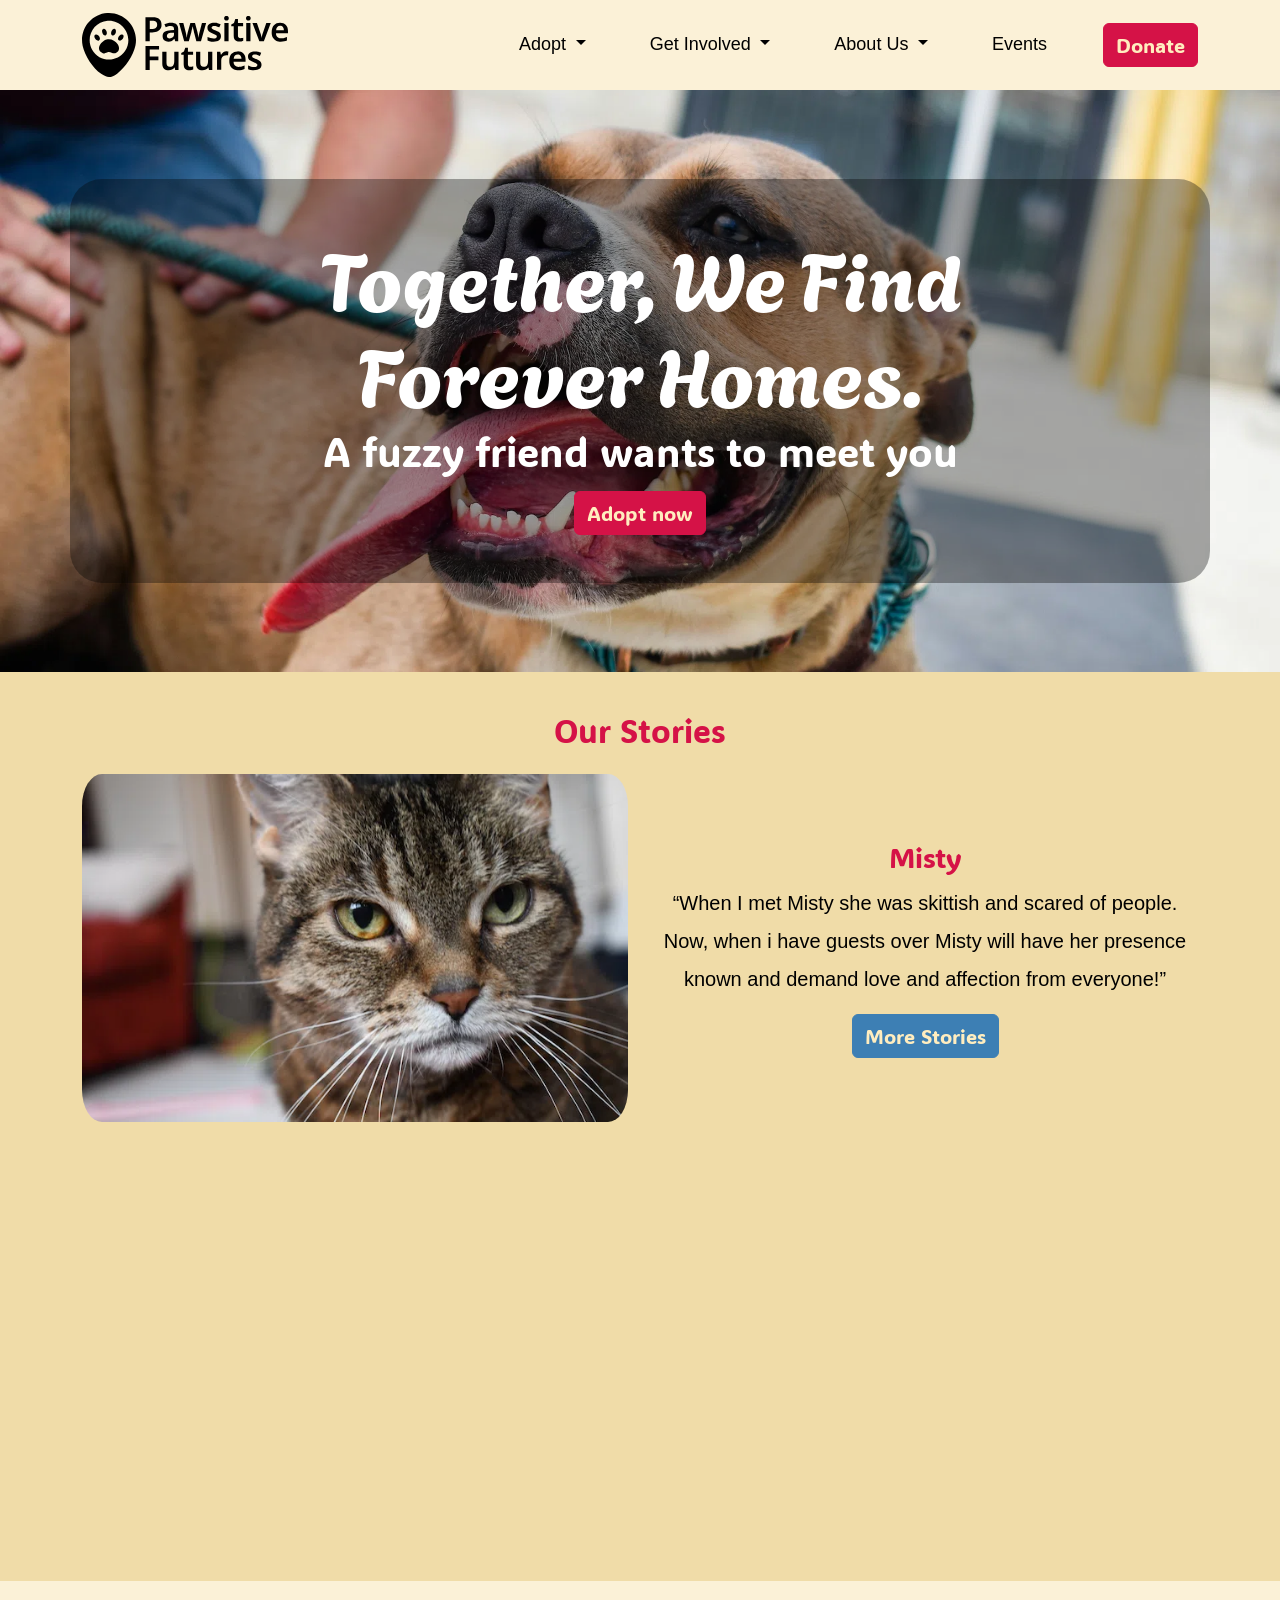
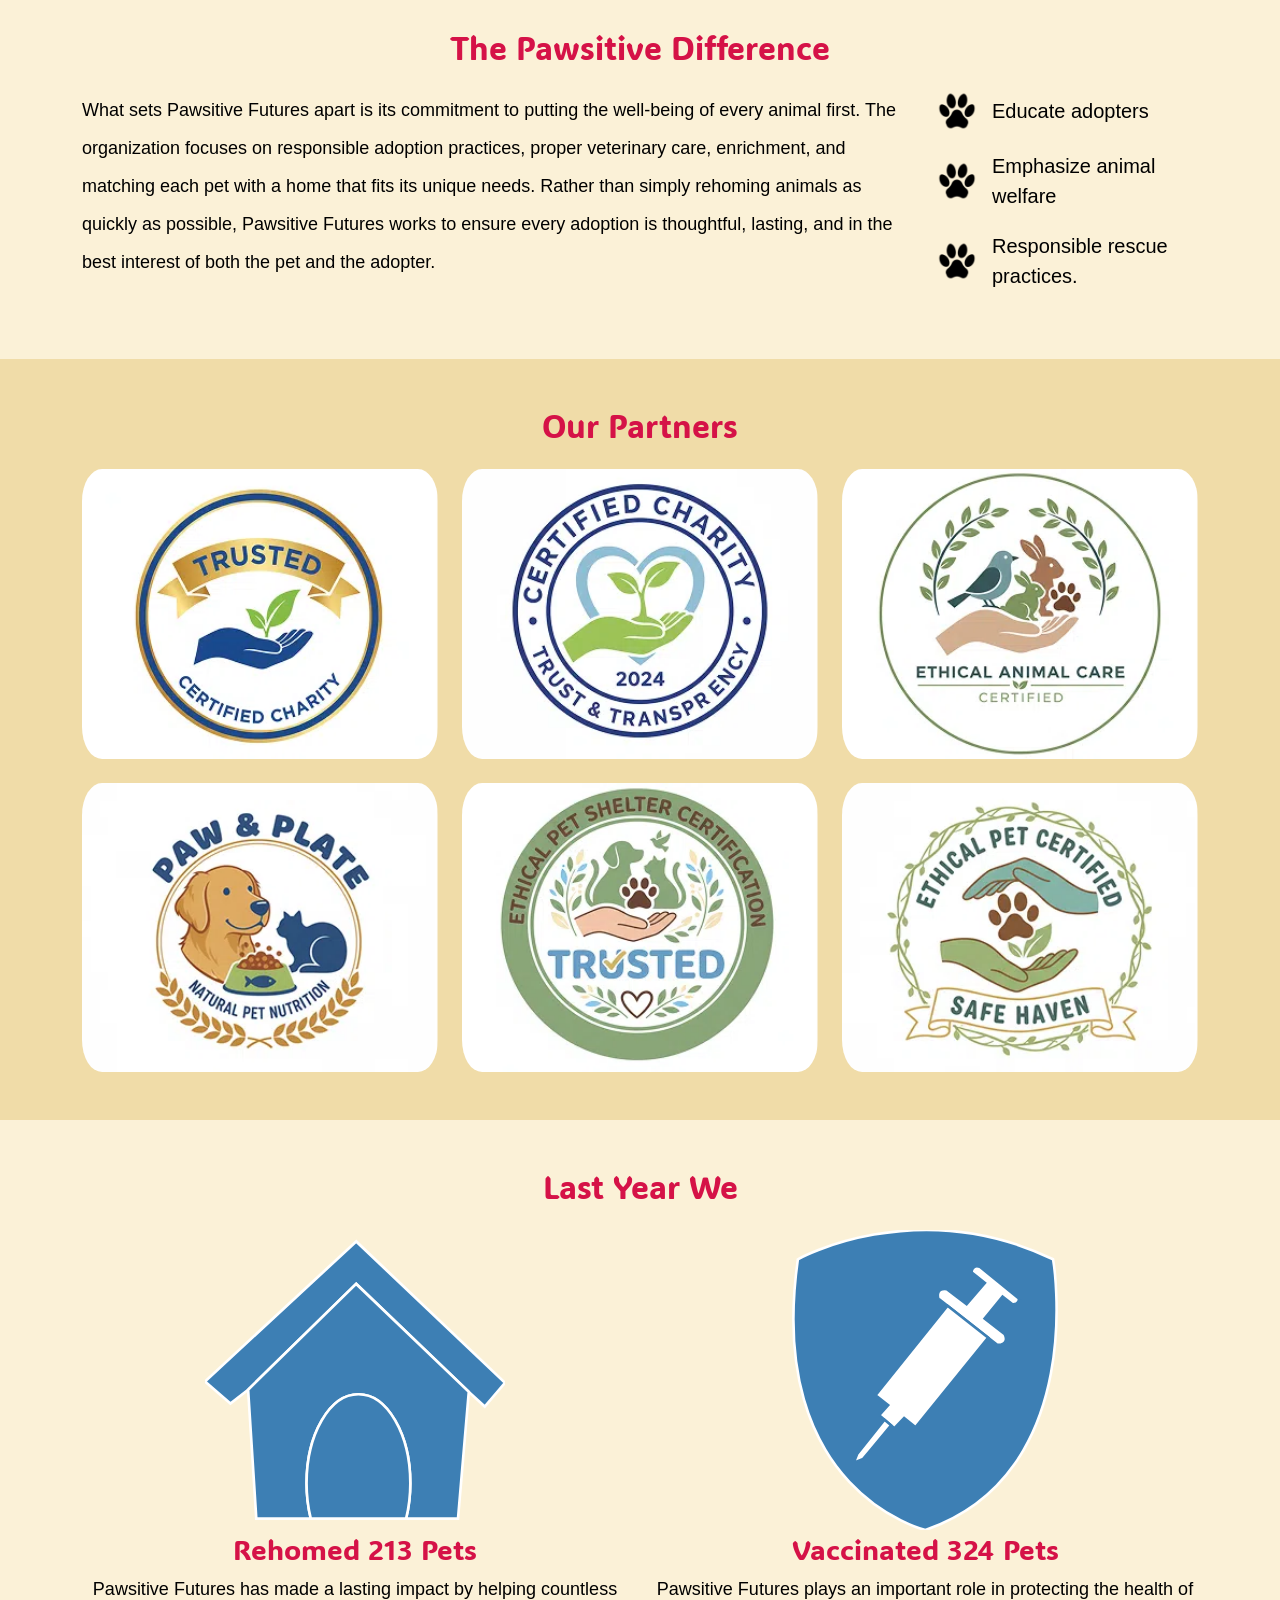
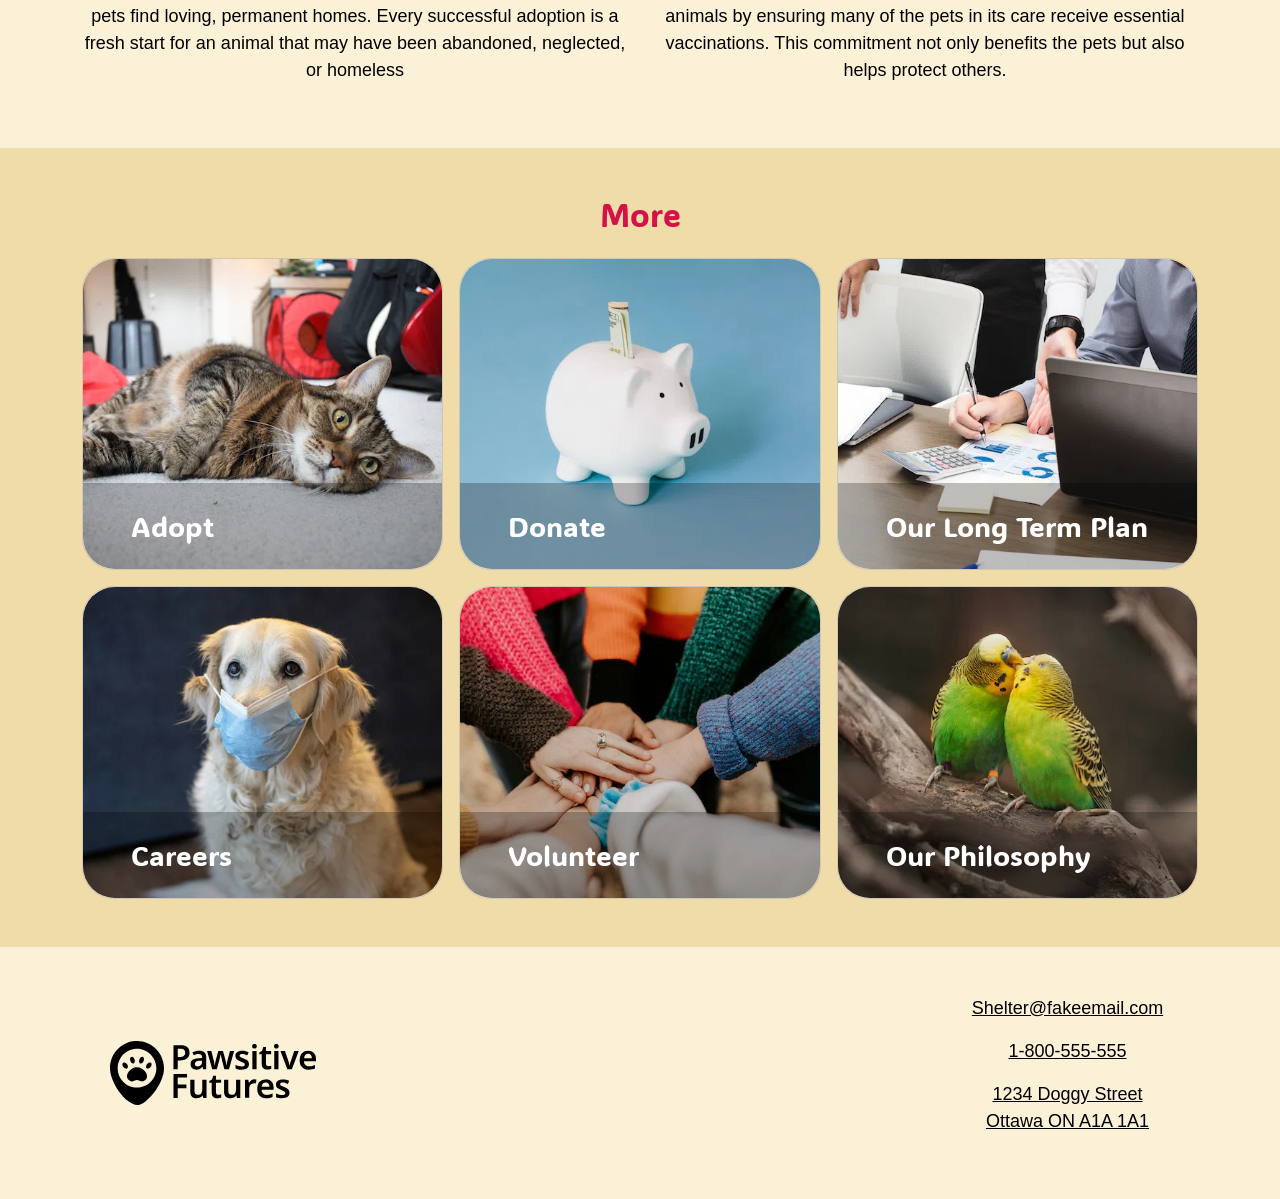
<file: index.html>
<!DOCTYPE html>
<html lang="en">

<head>
    <meta charset="UTF-8">
    <meta name="viewport" content="width=device-width, initial-scale=1.0">
    <title>Home - Pawsitive Futures</title>
    <!-- fonts -->
    <link rel="preconnect" href="https://fonts.googleapis.com">
    <link rel="preconnect" href="https://fonts.gstatic.com" crossorigin>
    <link href="https://fonts.googleapis.com/css2?family=ADLaM+Display&family=Agbalumo&display=swap" rel="stylesheet">

    <!-- bootstrap css -->
    <link href="https://cdn.jsdelivr.net/npm/bootstrap@5.3.8/dist/css/bootstrap.min.css" rel="stylesheet"
        integrity="sha384-sRIl4kxILFvY47J16cr9ZwB07vP4J8+LH7qKQnuqkuIAvNWLzeN8tE5YBujZqJLB" crossorigin="anonymous">

    <!-- my custom css -->
    <link rel="stylesheet" href="./css/main.css">

    <!-- animations -->
    <link rel="stylesheet" href="https://cdnjs.cloudflare.com/ajax/libs/animate.css/4.1.1/animate.min.css" />
    <link href="https://unpkg.com/aos@2.3.1/dist/aos.css" rel="stylesheet">
</head>

<body>
    <header>
        <a href="#main" class="skip">Skip to main content</a>
        <nav class="navbar navbar-expand-md bg-body-tertiary">
            <div class="container">
                <a class="navbar-brand" href="#">
                    <img src="./images/logo-pawsitive-futures.svg" alt="pawsitive futures" width="206">
                </a>
                <button class="navbar-toggler" type="button" data-bs-toggle="collapse" data-bs-target="#navbarNav"
                    aria-controls="navbarNav" aria-expanded="false" aria-label="Toggle navigation">
                    <span class="navbar-toggler-icon"></span>
                </button>
                <div class="collapse navbar-collapse" id="navbarNav">
                    <ul class="navbar-nav ms-auto column-gap-lg-5 md-align-items-center">
                        <li class="nav-item dropdown">
                            <a class="nav-link dropdown-toggle" href="#" role="button" data-bs-toggle="dropdown"
                                aria-expanded="false">
                                Adopt
                            </a>
                            <ul class="dropdown-menu">
                                <li><a class="dropdown-item" href="./adopt_cat.html">Adopt a Cat</a></li>
                                <li><a class="dropdown-item" href="#">Adopt a Dog</a></li>
                                <li><a class="dropdown-item" href="#">Adopt Another Animal</a></li>
                                <li><a class="dropdown-item" href="#">Adoption Process</a></li>
                                <li><a class="dropdown-item" href="#">Owner Resources</a></li>
                            </ul>
                        </li>
                        <li class="nav-item dropdown">
                            <a class="nav-link dropdown-toggle" href="#" role="button" data-bs-toggle="dropdown"
                                aria-expanded="false">
                                Get Involved
                            </a>
                            <ul class="dropdown-menu">
                                <li><a class="dropdown-item" href="#">Paid Roles</a></li>
                                <li><a class="dropdown-item" href="#">Volunteer Roles</a></li>
                                <li><a class="dropdown-item" href="#">Application Process</a></li>
                                <li><a class="dropdown-item" href="#">Orientation Process</a></li>
                                <li><a class="dropdown-item" href="#">Educational Resources</a></li>
                            </ul>
                        </li>
                        <li class="nav-item dropdown">
                            <a class="nav-link dropdown-toggle" href="#" role="button" data-bs-toggle="dropdown"
                                aria-expanded="false">
                                About Us
                            </a>
                            <ul class="dropdown-menu">
                                <li><a class="dropdown-item" href="#">Our Philosophy</a></li>
                                <li><a class="dropdown-item" href="#">The Pawisitve Difference</a></li>
                                <li><a class="dropdown-item" href="./stories.html">Success Stories</a></li>
                                <li><a class="dropdown-item" href="#">Our Long Term Plan</a></li>
                                <li><a class="dropdown-item" href="#">Financial Breakdowns</a></li>
                            </ul>
                        </li>
                        <li class="nav-item">
                            <a class="nav-link" href="#">Events</a>
                        </li>
                        <li class="nav-item">
                            <a class="btn btn-danger">Donate</a>
                        </li>
                    </ul>
                </div>
            </div>
        </nav>
    </header>
    <main id="main">
        <section id="hero" class="position-relative">
            <!-- decorative hero image -->
            <img id="hero-image" srcset="./images/hero-index-sm.webp 400w,
                    ./images/hero-index-md.webp 768w,
                    ./images/hero-index-lg.webp 1200w" src="./images/hero-index-lg.webp" sizes="100vw" alt="">
            <div id="hero-content" class="container position-absolute top-50 start-50 translate-middle rounded-5 text-center
                    p-md-3 p-xl-5">
                <div class="d-flex align-items-center flex-column ">
                    <h1 class="text-white display-1 col-lg-8 animate__animated animate__fadeInDown ">Together, We Find
                        Forever Homes.</h1>
                    <p class="text-white display-6 animate__animated animate__fadeInLeft">A fuzzy friend wants to meet
                        you</p>
                </div>
                <button class="btn btn-danger animate__animated animate__fadeInUp animate__delay-1s">Adopt now</button>
            </div>
        </section>

        <section class="bg-secondary py-3">
            <div class="container text-center">
                <h2 class="pt-4 pb-3">Our Stories</h2>
                <div class="row featured-pet">
                    <img data-aos="fade-right" class="col-md-6 rounded-5" srcset="./images/our_stories_1_sm.webp 400w,
                            ./images/our_stories_1_md.webp 768w,
                            ./images/our_stories_1_lg.webp 992w" src="./images/our_stories_1_lg.webp" sizes="100vw"
                        alt="Misty the cat, she is a brown tabby with one green eye and one yellow-ish-green eye">
                    <div class="col-md-6 d-flex flex-column justify-content-center align-items-center"
                        data-aos="fade-left">
                        <h3>Misty</h3>
                        <p class="font-large lh-large">“When I met Misty she was skittish and scared of people. Now,
                            when i have guests over Misty will have her presence known and demand love and affection
                            from everyone!”</p>
                        <button class=" btn btn-info">More Stories</button>
                    </div>
                </div>

                <div class="row featured-pet py-5 d-flex">
                    <img data-aos="fade-left" class="col-md-6 rounded-5" srcset="./images/our_stories_2_sm.webp 400w,
                            ./images/our_stories_2_md.webp 768w,
                            ./images/our_stories_2_lg.webp 992w" src="./images/our_stories_2_lg.webp" sizes="100vw"
                        alt="Perogie the cat, she is a red-ish brown and she is looking up to the left">
                    <div class="order-md-first col-md-6 d-flex flex-column justify-content-center align-items-center"
                        data-aos="fade-right">
                        <h3>Perogie</h3>
                        <p class="font-large lh-large">“When we met Perogie at Pawsitive Futures, it felt like fate.
                            She’s such a gentle soul and perfectly complements our family. Thank you for making this
                            adoption process so special!"</p>
                        <button class=" btn btn-info">More Stories</button>
                    </div>
                </div>
            </div>
        </section>

        <section class="py-5">
            <div class="container">
                <h2 class="pb-3 text-center">The Pawsitive Difference</h2>
                <div class="row  justify-content-center">
                    <div class="col-md-9">
                        <p class="lh-large text-center text-md-start">What sets Pawsitive Futures apart is its
                            commitment to putting the well-being of every animal first. The organization focuses on
                            responsible adoption practices, proper veterinary care, enrichment, and matching each pet
                            with a home that fits its unique needs. Rather than simply rehoming animals as quickly as
                            possible, Pawsitive Futures works to ensure every adoption is thoughtful, lasting, and in
                            the best interest of both the pet and the adopter.</p>
                    </div>
                    <div class="col-md-3 col-8">
                        <ul class="paw-bullets">
                            <li class="font-large"><span> Educate adopters</span></li>
                            <li class="font-large"><span> Emphasize animal welfare</span></li>
                            <li class="font-large"><span> Responsible rescue practices.</span></li>
                        </ul>
                    </div>
                </div>
            </div>
        </section>

        <section class="bg-secondary py-5">
            <div class="container">
                <h2 class="pb-3 text-center">Our Partners</h2>
                <div class="row g-4">
                    <img class="col-6 col-md-4 rounded-5" srcset="./images/partner-1-sm.webp 400w,
                            ./images/partner-1-md.webp 768w,
                            ./images/partner-1-lg.webp 992w" src="./images/partner-1-lg.webp" sizes="100vw" alt="Trusted Certified Charity logo">
                    <img class="col-6 col-md-4 rounded-5" srcset="./images/partner-2-sm.webp 400w,
                            ./images/partner-2-md.webp 768w,
                            ./images/partner-2-lg.webp 992w" src="./images/partner-2-lg.webp" sizes="100vw" alt="Certified Charity Trust and Transparency logo">
                    <img class="col-6 col-md-4 rounded-5" srcset="./images/partner-3-sm.webp 400w,
                            ./images/partner-3-md.webp 768w,
                            ./images/partner-3-lg.webp 992w" src="./images/partner-3-lg.webp" sizes="100vw" alt="Ethical Animal Care Certified logo">
                    <img class="col-6 col-md-4 rounded-5" srcset="./images/partner-4-sm.webp 400w,
                            ./images/partner-4-md.webp 768w,
                            ./images/partner-4-lg.webp 992w" src="./images/partner-4-lg.webp" sizes="100vw" alt="Paw and Plate Natural Pet Nutrition logo">
                    <img class="col-6 col-md-4 rounded-5" srcset="./images/partner-5-sm.webp 400w,
                            ./images/partner-5-md.webp 768w,
                            ./images/partner-5-lg.webp 992w" src="./images/partner-5-lg.webp" sizes="100vw" alt="Ethical Pet Shelter Trusted Logo">
                    <img class="col-6 col-md-4 rounded-5" srcset="./images/partner-6-sm.webp 400w,
                            ./images/partner-6-md.webp 768w,
                            ./images/partner-6-lg.webp 992w" src="./images/partner-6-lg.webp" sizes="100vw" alt="Ethical Pet Certified Safe Haven Logo">
                </div>
            </div>
        </section>

        <section class="py-5" id="kpi">
            <div class="container">
                <h2 class="pb-3 text-center">Last Year We</h2>
                <div class="row text-center">
                    <div class="col-md-6">
                        <!-- decorative icons -->
                        <img src="./images/dog-house.svg" alt="">
                        <h3>Rehomed 213 Pets</h3>
                        <p>Pawsitive Futures has made a lasting impact by helping countless pets find loving, permanent
                            homes. Every successful adoption is a fresh start for an animal that may have been
                            abandoned, neglected, or homeless</p>
                    </div>
                    <div class="col-md-6">
                        <img src="./images/shot.svg" alt="">
                        <h3>Vaccinated 324 Pets</h3>
                        <p>Pawsitive Futures plays an important role in protecting the health of animals by ensuring
                            many of the pets in its care receive essential vaccinations. This commitment not only
                            benefits the pets but also helps protect others.</p>
                    </div>
                </div>
            </div>
        </section>

        <section class="bg-secondary py-5" id="more_cards">
            <h2 class="pb-3 text-center">More</h2>
            <div class="container">
                <div class="row g-3">
                    <a href="#" class="col-md-4">
                        <div class="card p-0 rounded-5">
                            <!-- since the image takes more of the screen on mobile, make the image larger on mobile -->
                            <!-- tablet uses the same formatting as the large screen sizes but has a smaller screen so use the md image -->
                            <!-- these are all decorative images, the text is the only thing that really matters here -->
                            <img class="card-img rounded-5 object-fit-cover" srcset="./images/more_card_1_lg.webp 400w,
                                    ./images/more_card_1_md.webp 800w,
                                    ./images/more_card_1_lg.webp 1200w" src="./images/more_card_1_lg.webp"
                                sizes="100vw" alt="">
                            <div class="card-img-overlay d-flex flex-column justify-content-end p-0">
                                <h3 class="card-title ml-auto text-white m-0 p-4 ps-5 rounded-bottom-5">Adopt</h3>
                            </div>
                        </div>
                    </a>
                    <a href="#" class="col-md-4">
                        <div class="card p-0 rounded-5">
                            <img class="card-img rounded-5 object-fit-cover" srcset="./images/more_card_2_lg.webp 400w,
                                    ./images/more_card_2_md.webp 800w,
                                    ./images/more_card_2_lg.webp 1200w" src="./images/more_card_2_lg.webp"
                                sizes="100vw" alt="">
                            <div class="card-img-overlay d-flex flex-column justify-content-end p-0">
                                <h3 class="card-title ml-auto text-white m-0 p-4 ps-5 rounded-bottom-5">Donate</h3>
                            </div>
                        </div>
                    </a>
                    <a href="#" class="col-md-4">
                        <div class="card p-0 rounded-5">
                            <img class="card-img rounded-5 object-fit-cover" srcset="./images/more_card_3_lg.webp 400w,
                                    ./images/more_card_3_md.webp 800w,
                                    ./images/more_card_3_lg.webp 1200w" src="./images/more_card_3_lg.webp"
                                sizes="100vw" alt="">
                            <div class="card-img-overlay d-flex flex-column justify-content-end p-0">
                                <h3 class="card-title ml-auto text-white m-0 p-4 ps-5 rounded-bottom-5">Our Long Term
                                    Plan</h3>
                            </div>
                        </div>
                    </a>
                    <a href="#" class="col-md-4">
                        <div class="card p-0 rounded-5">
                            <img class="card-img rounded-5 object-fit-cover" srcset="./images/more_card_4_lg.webp 400w,
                                    ./images/more_card_4_md.webp 800w,
                                    ./images/more_card_4_lg.webp 1200w" src="./images/more_card_4_lg.webp"
                                sizes="100vw" alt="">
                            <div class="card-img-overlay d-flex flex-column justify-content-end p-0">
                                <h3 class="card-title ml-auto text-white m-0 p-4 ps-5 rounded-bottom-5">Careers</h3>
                            </div>
                        </div>
                    </a>
                    <a href="#" class="col-md-4">
                        <div class="card p-0 rounded-5">
                            <img class="card-img rounded-5 object-fit-cover" srcset="./images/more_card_5_lg.webp 400w,
                                    ./images/more_card_5_md.webp 800w,
                                    ./images/more_card_5_lg.webp 1200w" src="./images/more_card_5_lg.webp"
                                sizes="100vw" alt="">
                            <div class="card-img-overlay d-flex flex-column justify-content-end p-0">
                                <h3 class="card-title ml-auto text-white m-0 p-4 ps-5 rounded-bottom-5">Volunteer</h3>
                            </div>
                        </div>
                    </a>
                    <a href="#" class="col-md-4">
                        <div class="card p-0 rounded-5">
                            <img class="card-img rounded-5 object-fit-cover" srcset="./images/more_card_6_lg.webp 400w,
                                    ./images/more_card_6_md.webp 800w,
                                    ./images/more_card_6_lg.webp 1200w" src="./images/more_card_6_lg.webp"
                                sizes="100vw" alt="">
                            <div class="card-img-overlay d-flex flex-column justify-content-end p-0">
                                <h3 class="card-title ml-auto text-white m-0 p-4 ps-5 rounded-bottom-5">Our Philosophy
                                </h3>
                            </div>
                        </div>
                    </a>
                </div>
            </div>
        </section>
    </main>

    <footer>
        <div class="container">
            <div class="row align-items-center py-5">
                <div class="col-md-3 text-center mb-md-0 mb-3">
                    <a href="#">
                        <img src="./images/logo-pawsitive-futures.svg" alt="pawsitive futures" width="206">
                    </a>
                </div>
                <div class="ms-auto col-md-3 text-center">
                    <address class="mb-0">
                        <p><a href="mailto:Shelter@fakeemail.com">Shelter@fakeemail.com</a></p>
                        <p><a href="tel:+1800555555">1-800-555-555</a></p>

                        <p><a href="https://maps.app.goo.gl/BdXPBVLFB6ShGfZq6" target="_blank">1234 Doggy Street <br>
                                Ottawa ON A1A 1A1</a></p>
                    </address>
                </div>
            </div>
        </div>

    </footer>
    <!-- bootstrap JS -->
    <script src="https://cdn.jsdelivr.net/npm/bootstrap@5.3.8/dist/js/bootstrap.bundle.min.js"
        integrity="sha384-FKyoEForCGlyvwx9Hj09JcYn3nv7wiPVlz7YYwJrWVcXK/BmnVDxM+D2scQbITxI"
        crossorigin="anonymous"></script>

    <!-- animate js -->
    <script src="https://unpkg.com/aos@2.3.1/dist/aos.js"></script>
    <script>
        AOS.init();
    </script>
</body>

</html>
</file>
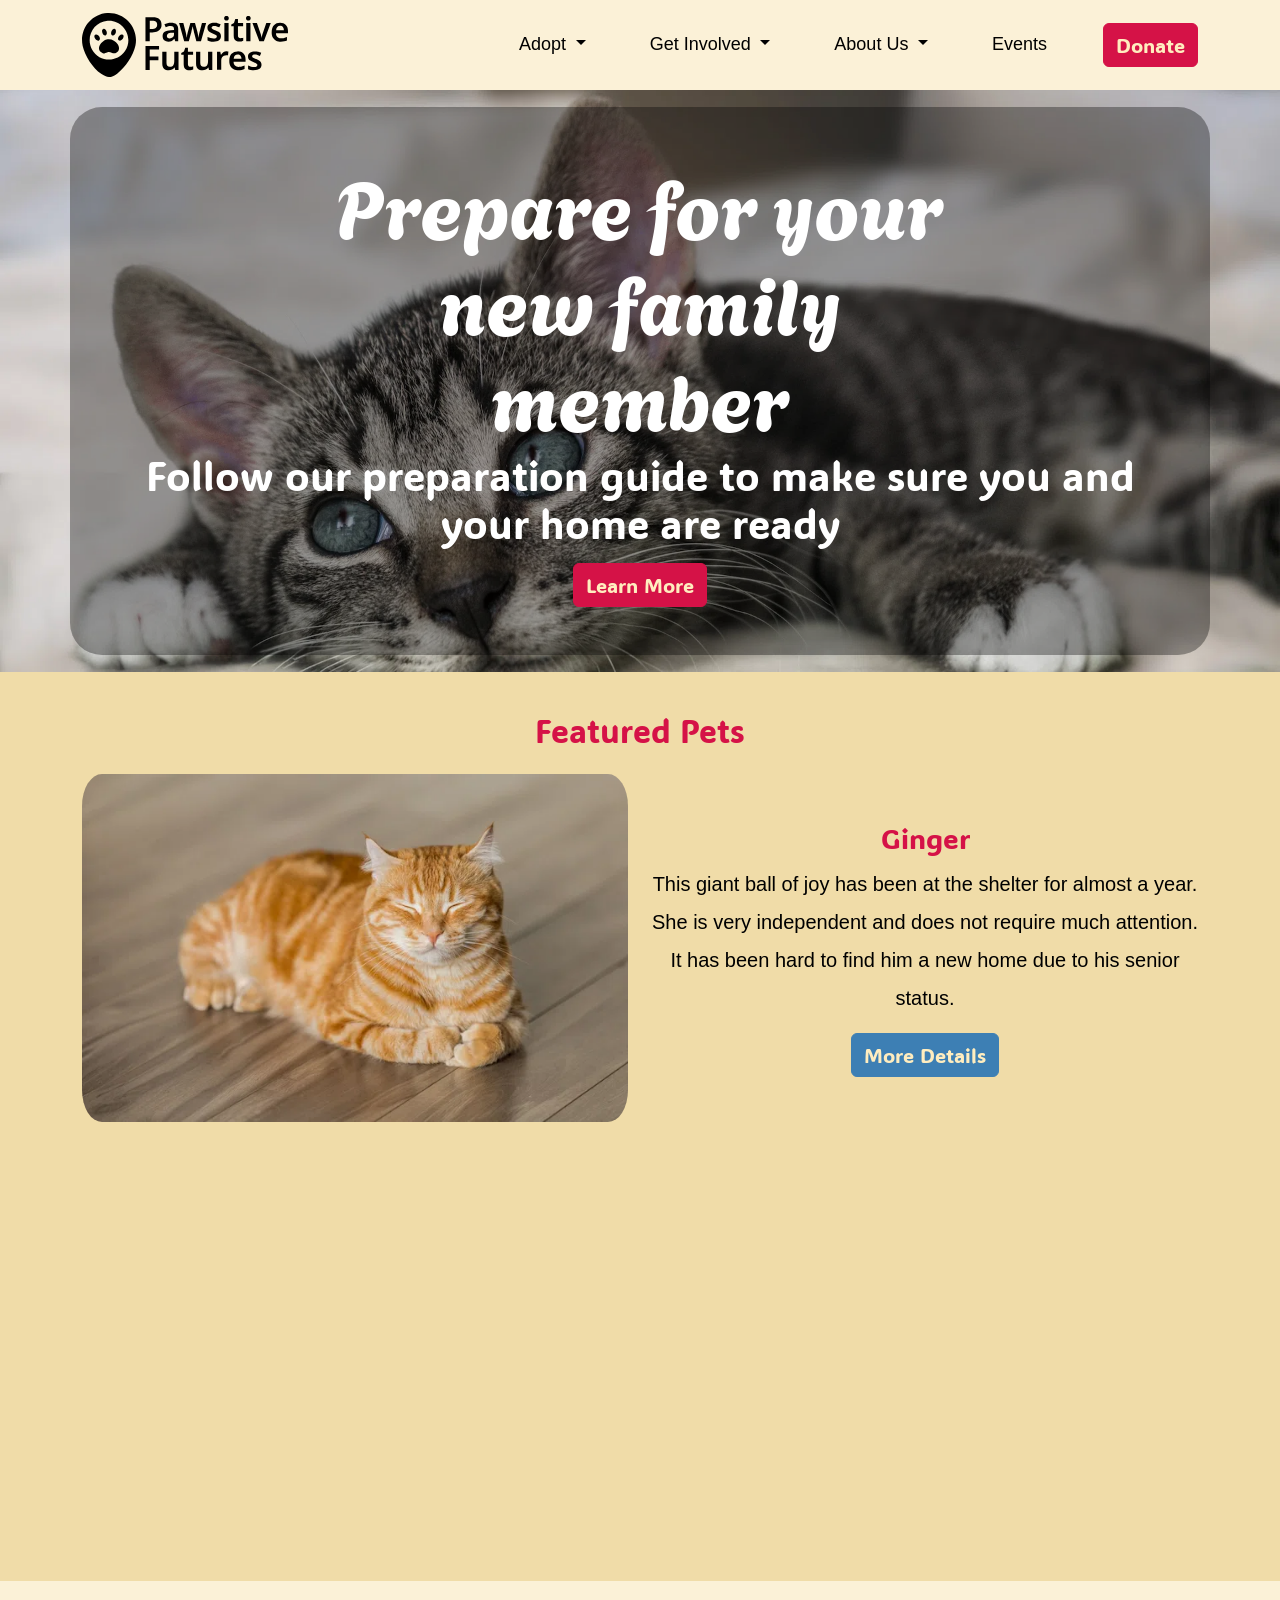
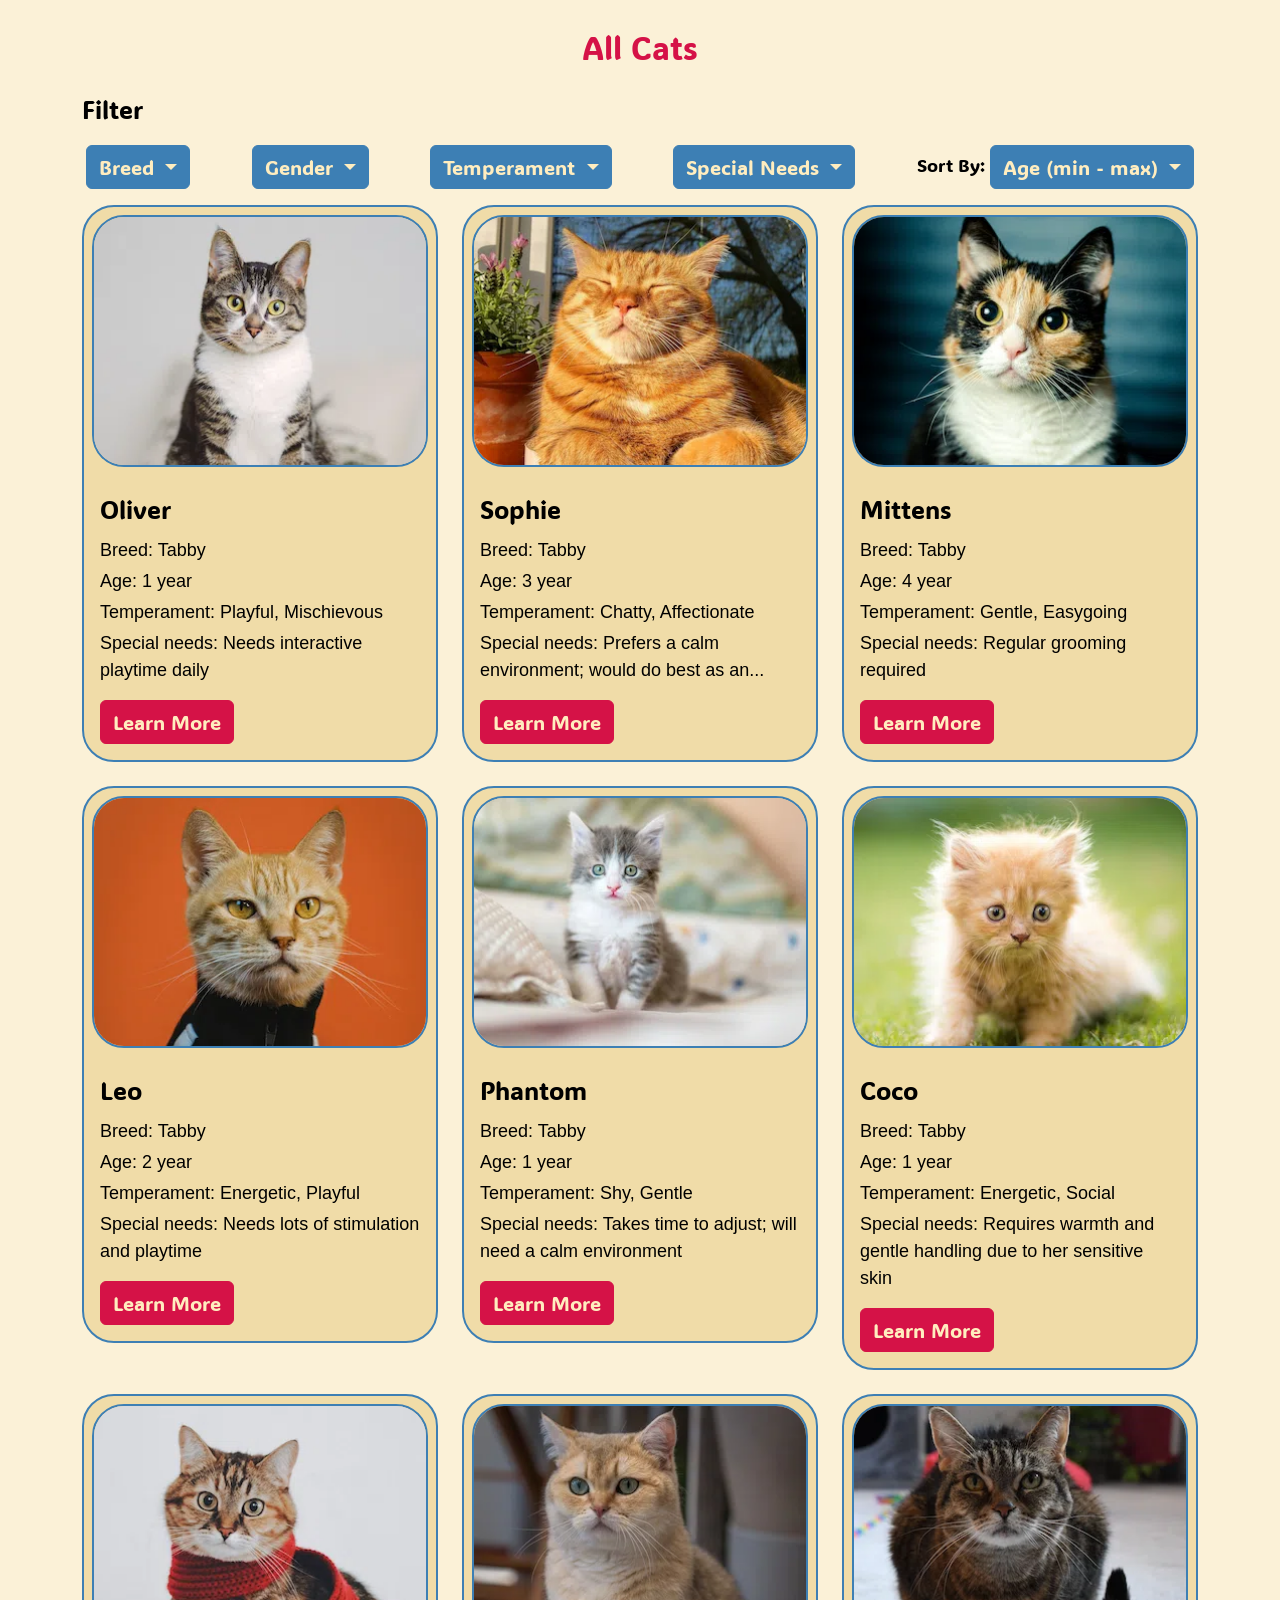
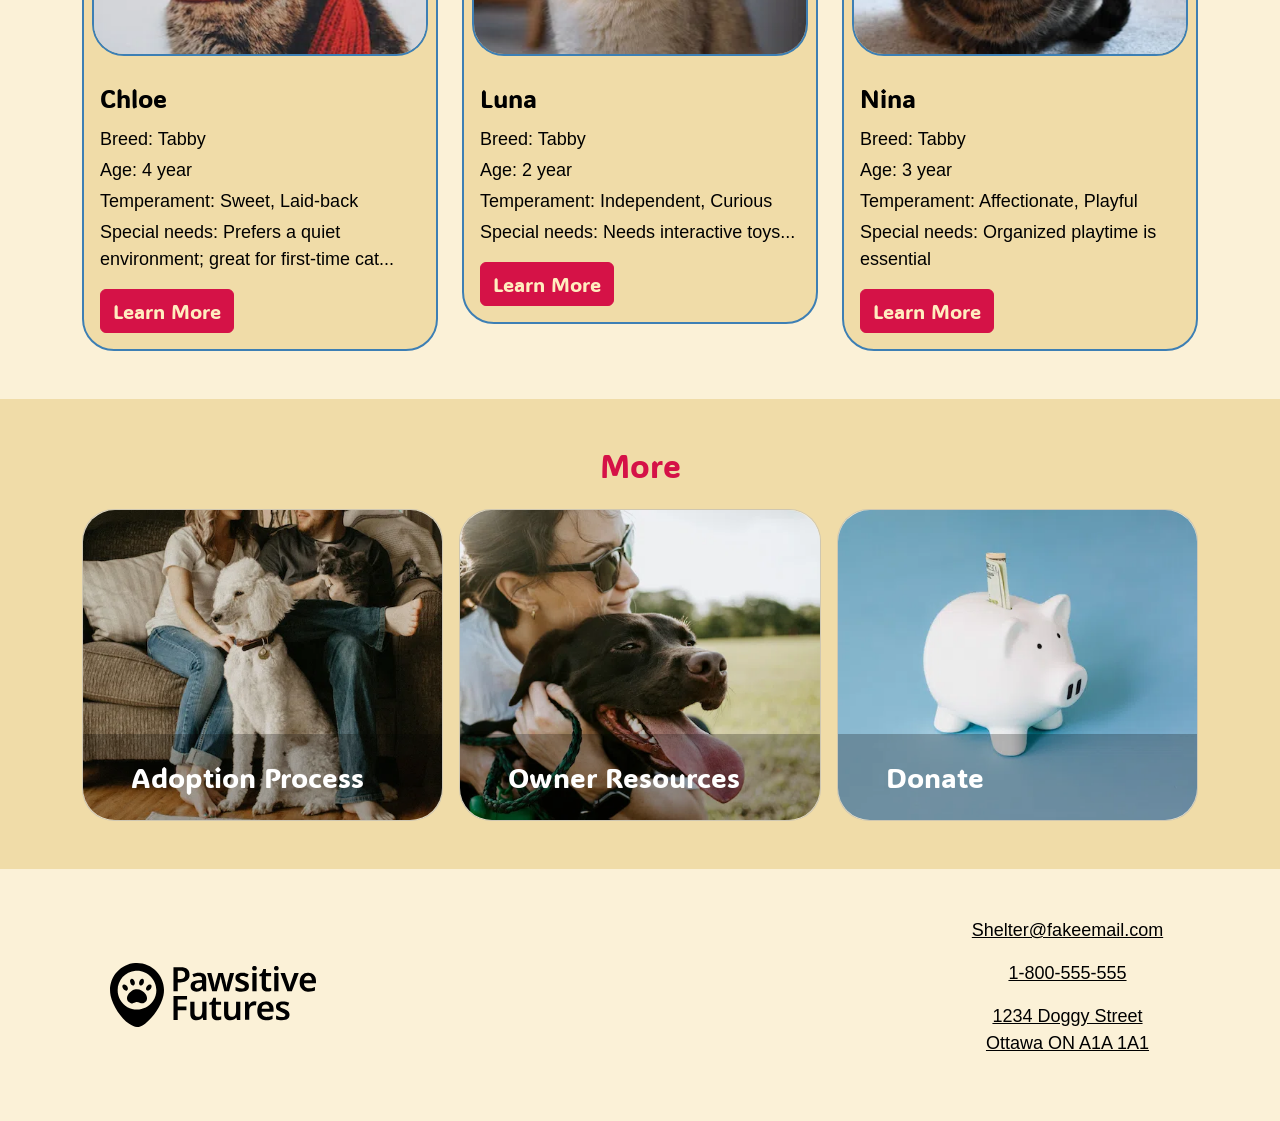
<file: adopt_cat.html>
<!DOCTYPE html>
<html lang="en">

<head>
    <meta charset="UTF-8">
    <meta name="viewport" content="width=device-width, initial-scale=1.0">
    <title>Home - Pawsitive Futures</title>
    <!-- fonts -->
    <link rel="preconnect" href="https://fonts.googleapis.com">
    <link rel="preconnect" href="https://fonts.gstatic.com" crossorigin>
    <link href="https://fonts.googleapis.com/css2?family=ADLaM+Display&family=Agbalumo&display=swap" rel="stylesheet">

    <!-- bootstrap css -->
    <link href="https://cdn.jsdelivr.net/npm/bootstrap@5.3.8/dist/css/bootstrap.min.css" rel="stylesheet"
        integrity="sha384-sRIl4kxILFvY47J16cr9ZwB07vP4J8+LH7qKQnuqkuIAvNWLzeN8tE5YBujZqJLB" crossorigin="anonymous">

    <!-- my custom css -->
    <link rel="stylesheet" href="./css/main.css">

    <!-- animations -->
    <link rel="stylesheet" href="https://cdnjs.cloudflare.com/ajax/libs/animate.css/4.1.1/animate.min.css" />
    <link href="https://unpkg.com/aos@2.3.1/dist/aos.css" rel="stylesheet">
</head>

<body>
    <header>
        <a href="#main" class="skip">Skip to main content</a>
        <nav class="navbar navbar-expand-md bg-body-tertiary">
            <div class="container">
                <a class="navbar-brand" href="./index.html">
                    <img src="./images/logo-pawsitive-futures.svg" alt="pawsitive futures" width="206">
                </a>
                <button class="navbar-toggler" type="button" data-bs-toggle="collapse" data-bs-target="#navbarNav"
                    aria-controls="navbarNav" aria-expanded="false" aria-label="Toggle navigation">
                    <span class="navbar-toggler-icon"></span>
                </button>
                <div class="collapse navbar-collapse" id="navbarNav">
                    <ul class="navbar-nav ms-auto column-gap-lg-5 md-align-items-center">
                        <li class="nav-item dropdown">
                            <a class="nav-link dropdown-toggle" href="#" role="button" data-bs-toggle="dropdown"
                                aria-expanded="false">
                                Adopt
                            </a>
                            <ul class="dropdown-menu">
                                <li><a class="dropdown-item link-danger link-underline" aria-current="page"
                                        href="#">Adopt a Cat</a></li>
                                <li><a class="dropdown-item" href="#">Adopt a Dog</a></li>
                                <li><a class="dropdown-item" href="#">Adopt Another Animal</a></li>
                                <li><a class="dropdown-item" href="#">Adoption Process</a></li>
                                <li><a class="dropdown-item" href="#">Owner Resources</a></li>
                            </ul>
                        </li>
                        <li class="nav-item dropdown">
                            <a class="nav-link dropdown-toggle" href="#" role="button" data-bs-toggle="dropdown"
                                aria-expanded="false">
                                Get Involved
                            </a>
                            <ul class="dropdown-menu">
                                <li><a class="dropdown-item" href="#">Paid Roles</a></li>
                                <li><a class="dropdown-item" href="#">Volunteer Roles</a></li>
                                <li><a class="dropdown-item" href="#">Application Process</a></li>
                                <li><a class="dropdown-item" href="#">Orientation Process</a></li>
                                <li><a class="dropdown-item" href="#">Educational Resources</a></li>
                            </ul>
                        </li>
                        <li class="nav-item dropdown">
                            <a class="nav-link dropdown-toggle" href="#" role="button" data-bs-toggle="dropdown"
                                aria-expanded="false">
                                About Us
                            </a>
                            <ul class="dropdown-menu">
                                <li><a class="dropdown-item" href="#">Our Philosophy</a></li>
                                <li><a class="dropdown-item" href="#">The Pawisitve Difference</a></li>
                                <li><a class="dropdown-item" href="./stories.html">Success Stories</a></li>
                                <li><a class="dropdown-item" href="#">Our Long Term Plan</a></li>
                                <li><a class="dropdown-item" href="#">Financial Breakdowns</a></li>
                            </ul>
                        </li>
                        <li class="nav-item">
                            <a class="nav-link" href="#">Events</a>
                        </li>
                        <li class="nav-item">
                            <a class="btn btn-danger">Donate</a>
                        </li>
                    </ul>
                </div>
            </div>
        </nav>
    </header>
    <main id="main">
        <section id="hero" class="position-relative">
            <!-- decorative hero image -->
            <img id="hero-image" srcset="./images/hero-cat-sm.webp 400w,
                    ./images/hero-cat-md.webp 768w,
                    ./images/hero-cat-lg.webp 1200w" src="./images/hero-cat-lg.webp" sizes="100vw" alt="">
            <div id="hero-content" class="container position-absolute top-50 start-50 translate-middle rounded-5 text-center
                    p-md-3 p-xl-5">
                <div class="d-flex align-items-center flex-column ">
                    <h1 class="text-white display-1 col-lg-8 animate__animated animate__fadeInDown">Prepare for your new
                        family member</h1>
                    <p class="text-white display-6 animate__animated animate__fadeInLeft">Follow our preparation guide
                        to make sure you and your home are
                        ready</p>
                </div>
                <button class="btn btn-danger animate__animated animate__fadeInUp animate__delay-1s">Learn More</button>
            </div>
        </section>

        <section class="bg-secondary py-3">
            <div class="container text-center">
                <h2 class="pt-4 pb-3">Featured Pets</h2>

                <div class="row featured-pet">
                    <img data-aos="fade-right" class="col-md-6 rounded-5" srcset="./images/featured_cat_1_sm.webp 400w,
                            ./images/featured_cat_1_md.webp 768w,
                            ./images/featured_cat_1_lg.webp 992w" src="./images/featured_cat_1_lg.webp" sizes="100vw"
                        alt="An orange tabby laying on the floor with its eyes closed">
                    <div class="col-md-6 d-flex flex-column justify-content-center align-items-center"
                        data-aos="fade-left">
                        <h3>Ginger</h3>
                        <p class="font-large lh-large">This giant ball of joy has been at the shelter for almost a year.
                            She is very independent and does not require much attention. It has been hard to find him a
                            new home due to his senior status.</p>
                        <button class=" btn btn-info">More Details</button>
                    </div>
                </div>

                <div class="row featured-pet py-5 d-flex">
                    <img data-aos="fade-left" class="col-md-6 rounded-5" srcset="./images/featured_cat_2_sm.webp 400w,
                            ./images/featured_cat_2_md.webp 768w,
                            ./images/featured_cat_2_lg.webp 992w" src="./images/featured_cat_2_lg.webp" sizes="100vw"
                        alt="A brown tabby rolling around on the carpet">

                    <div class="order-md-first col-md-6 d-flex flex-column justify-content-center align-items-center"
                        data-aos="fade-right">
                        <h3>Nina</h3>
                        <p class="font-large lh-large">Nina is a new arrival at the shelter, she is very playful to the
                            point where its difficult to take a steady picture of her. She requires a lot of playtime
                            and is great with children.</p>
                        <button class=" btn btn-info">More Details</button>
                    </div>
                </div>
            </div>
        </section>

        <section class="py-5" id="cat-list">
            <div class="container">
                <h2 class="pb-3 text-center">All Cats</h2>
                <div class="row  justify-content-center">
                    <!-- filters -->
                    <p class="col-12 m-0">Filter</p>
                    <div class="row g-3 justify-content-between mx-0 mt-0">
                        <div class="col-12 col-md-auto order-md-last">
                            <label class="d-inline" for="sort-by">Sort By:</label>
                            <button id="sort-by"
                                class="btn btn-info dropdown-toggle w-md-auto d-inline col-12 col-md-auto" type="button"
                                data-bs-toggle="dropdown" aria-expanded="false">
                                Age (min - max)
                            </button>
                        </div>

                        <div class="col-6 col-md-auto">
                            <button class="btn btn-info dropdown-toggle col-12 col-md-auto" type="button"
                                data-bs-toggle="dropdown" aria-expanded="false">
                                Breed
                            </button>
                        </div>

                        <div class="col-6 col-md-auto">
                            <button class="btn btn-info dropdown-toggle col-12 col-md-auto" type="button"
                                data-bs-toggle="dropdown" aria-expanded="false">
                                Gender
                            </button>
                        </div>

                        <div class="col-6 col-md-auto">
                            <button class="btn btn-info dropdown-toggle col-12 col-md-auto" type="button"
                                data-bs-toggle="dropdown" aria-expanded="false">
                                Temperament
                            </button>
                        </div>

                        <div class="col-6 col-md-auto">
                            <button class="btn btn-info dropdown-toggle col-12 col-md-auto" type="button"
                                data-bs-toggle="dropdown" aria-expanded="false">
                                Special Needs
                            </button>
                        </div>
                    </div>
                </div>

                <!-- cat list -->
                <div class="row pt-3 gy-4">
                    <div class=" col-12 col-md-4">
                        <div class="card rounded-5 border border-2 border-info bg-secondary">
                            <img class="card-img-top rounded-5 border border-2 border-info m-2 w-auto" srcset="./images/cat_1_sm.webp 400w,
                                    ./images/cat_1_lg.webp 992w" src="./images/cat_1_lg.webp" sizes="100vw"
                                alt="Oliver the cat, a white and gray tabby with green eyes">
                            <div class="card-body">
                                <p class="card-title">Oliver</p>
                                <p class="card-text mt-1 mb-0">Breed: Tabby</p>
                                <p class="card-text mt-1 mb-0">Age: 1 year</p>
                                <p class="card-text mt-1 mb-0">Temperament: Playful, Mischievous</p>
                                <p class="card-text mt-1">Special needs: Needs interactive playtime daily</p>
                                <a href="#" class="btn btn-danger">Learn More</a>
                            </div>
                        </div>
                    </div>

                    <div class=" col-12 col-md-4">
                        <div class="card rounded-5 border border-2 border-info bg-secondary">
                            <img class="card-img-top rounded-5 border border-2 border-info m-2 w-auto" srcset="./images/cat_2_sm.webp 400w,
                                    ./images/cat_2_lg.webp 992w" src="./images/cat_2_lg.webp" sizes="100vw"
                                alt="Sophie the cat, a orange tabby basking in the sun">
                            <div class="card-body">
                                <p class="card-title">Sophie</p>
                                <p class="card-text mt-1 mb-0">Breed: Tabby</p>
                                <p class="card-text mt-1 mb-0">Age: 3 year</p>
                                <p class="card-text mt-1 mb-0">Temperament: Chatty, Affectionate</p>
                                <p class="card-text mt-1">Special needs: Prefers a calm environment; would do best as
                                    an...</p>
                                <a href="#" class="btn btn-danger">Learn More</a>
                            </div>
                        </div>
                    </div>

                    <div class=" col-12 col-md-4">
                        <div class="card rounded-5 border border-2 border-info bg-secondary">
                            <img class="card-img-top rounded-5 border border-2 border-info m-2 w-auto" srcset="./images/cat_3_sm.webp 400w,
                                    ./images/cat_3_lg.webp 992w" src="./images/cat_3_lg.webp" sizes="100vw"
                                alt="Mittens the cat, a white, black and orange tabby with orange eyes">
                            <div class="card-body">
                                <p class="card-title">Mittens</p>
                                <p class="card-text mt-1 mb-0">Breed: Tabby</p>
                                <p class="card-text mt-1 mb-0">Age: 4 year</p>
                                <p class="card-text mt-1 mb-0">Temperament: Gentle, Easygoing</p>
                                <p class="card-text mt-1">Special needs: Regular grooming required</p>
                                <a href="#" class="btn btn-danger">Learn More</a>
                            </div>
                        </div>
                    </div>

                    <div class=" col-12 col-md-4">
                        <div class="card rounded-5 border border-2 border-info bg-secondary">
                            <img class="card-img-top rounded-5 border border-2 border-info m-2 w-auto" srcset="./images/cat_4_sm.webp 400w,
                                    ./images/cat_4_lg.webp 992w" src="./images/cat_4_lg.webp" sizes="100vw"
                                alt="Leo the cat, an orange and gray tabby wearing a tracksuit">
                            <div class="card-body">
                                <p class="card-title">Leo</p>
                                <p class="card-text mt-1 mb-0">Breed: Tabby</p>
                                <p class="card-text mt-1 mb-0">Age: 2 year</p>
                                <p class="card-text mt-1 mb-0">Temperament: Energetic, Playful</p>
                                <p class="card-text mt-1">Special needs: Needs lots of stimulation and playtime</p>
                                <a href="#" class="btn btn-danger">Learn More</a>
                            </div>
                        </div>
                    </div>

                    <div class=" col-12 col-md-4">
                        <div class="card rounded-5 border border-2 border-info bg-secondary">
                            <img class="card-img-top rounded-5 border border-2 border-info m-2 w-auto" srcset="./images/cat_5_sm.webp 400w,
                                    ./images/cat_5_lg.webp 992w" src="./images/cat_5_lg.webp" sizes="100vw"
                                alt="Phantom the cat, a white and gray kitten with blue eyes">
                            <div class="card-body">
                                <p class="card-title">Phantom</p>
                                <p class="card-text mt-1 mb-0">Breed: Tabby</p>
                                <p class="card-text mt-1 mb-0">Age: 1 year</p>
                                <p class="card-text mt-1 mb-0">Temperament: Shy, Gentle</p>
                                <p class="card-text mt-1">Special needs: Takes time to adjust; will need a calm
                                    environment</p>
                                <a href="#" class="btn btn-danger">Learn More</a>
                            </div>
                        </div>
                    </div>

                    <div class=" col-12 col-md-4">
                        <div class="card rounded-5 border border-2 border-info bg-secondary">
                            <img class="card-img-top rounded-5 border border-2 border-info m-2 w-auto" srcset="./images/cat_6_sm.webp 400w,
                                    ./images/cat_6_lg.webp 992w" src="./images/cat_6_lg.webp" sizes="100vw"
                                alt="Coco the cat, an orange kitten with blue eyes">
                            <div class="card-body">
                                <p class="card-title">Coco</p>
                                <p class="card-text mt-1 mb-0">Breed: Tabby</p>
                                <p class="card-text mt-1 mb-0">Age: 1 year</p>
                                <p class="card-text mt-1 mb-0">Temperament: Energetic, Social</p>
                                <p class="card-text mt-1">Special needs: Requires warmth and gentle handling due to her
                                    sensitive skin</p>
                                <a href="#" class="btn btn-danger">Learn More</a>
                            </div>
                        </div>
                    </div>

                    <div class=" col-12 col-md-4">
                        <div class="card rounded-5 border border-2 border-info bg-secondary">
                            <img class="card-img-top rounded-5 border border-2 border-info m-2 w-auto" srcset="./images/cat_7_sm.webp 400w,
                                    ./images/cat_7_lg.webp 992w" src="./images/cat_7_lg.webp" sizes="100vw"
                                alt="Chloe the cat, a white and orange tabby with green eyes">
                            <div class="card-body">
                                <p class="card-title">Chloe</p>
                                <p class="card-text mt-1 mb-0">Breed: Tabby</p>
                                <p class="card-text mt-1 mb-0">Age: 4 year</p>
                                <p class="card-text mt-1 mb-0">Temperament: Sweet, Laid-back</p>
                                <p class="card-text mt-1">Special needs: Prefers a quiet environment; great for
                                    first-time cat...</p>
                                <a href="#" class="btn btn-danger">Learn More</a>
                            </div>
                        </div>
                    </div>

                    <div class=" col-12 col-md-4">
                        <div class="card rounded-5 border border-2 border-info bg-secondary">
                            <img class="card-img-top rounded-5 border border-2 border-info m-2 w-auto" srcset="./images/cat_8_sm.webp 400w,
                                    ./images/cat_8_lg.webp 992w" src="./images/cat_8_lg.webp" sizes="100vw"
                                alt="Luna the cat, a cream colored tabby with blue eyes">
                            <div class="card-body">
                                <p class="card-title">Luna</p>
                                <p class="card-text mt-1 mb-0">Breed: Tabby</p>
                                <p class="card-text mt-1 mb-0">Age: 2 year</p>
                                <p class="card-text mt-1 mb-0">Temperament: Independent, Curious</p>
                                <p class="card-text mt-1">Special needs: Needs interactive toys...</p>
                                <a href="#" class="btn btn-danger">Learn More</a>
                            </div>
                        </div>
                    </div>

                    <div class=" col-12 col-md-4">
                        <div class="card rounded-5 border border-2 border-info bg-secondary">
                            <img class="card-img-top rounded-5 border border-2 border-info m-2 w-auto" srcset="./images/cat_9_sm.webp 400w,
                                    ./images/cat_9_lg.webp 992w" src="./images/cat_9_lg.webp" sizes="100vw"
                                alt="Nina the cat, a white and gray tabby with green eyes">
                            <div class="card-body">
                                <p class="card-title">Nina</p>
                                <p class="card-text mt-1 mb-0">Breed: Tabby</p>
                                <p class="card-text mt-1 mb-0">Age: 3 year</p>
                                <p class="card-text mt-1 mb-0">Temperament: Affectionate, Playful</p>
                                <p class="card-text mt-1">Special needs: Organized playtime is essential</p>
                                <a href="#" class="btn btn-danger">Learn More</a>
                            </div>
                        </div>
                    </div>
                </div>
            </div>
        </section>

        <section class="bg-secondary py-5" id="more_cards">
            <h2 class="pb-3 text-center">More</h2>
            <div class="container">
                <div class="row g-3">
                    <a href="#" class="col-md-4">
                        <div class="card p-0 rounded-5">
                            <!-- since the image takes more of the screen on mobile, make the image larger on mobile -->
                            <!-- tablet uses the same formatting as the large screen sizes but has a smaller screen so use the md image -->
                            <!-- these are all decorative images, the text is the only thing that really matters here -->
                            <img class="card-img rounded-5 object-fit-cover" srcset="./images/adopt_more_1_lg.webp 400w,
                                    ./images/adopt_more_1_md.webp 800w,
                                    ./images/adopt_more_1_lg.webp 1200w" src="./images/adopt_more_1_lg.webp"
                                sizes="100vw"
                                alt="">
                            <div class="card-img-overlay d-flex flex-column justify-content-end p-0">
                                <h3 class="card-title ml-auto text-white m-0 p-4 ps-5 rounded-bottom-5">Adoption Process
                                </h3>
                            </div>
                        </div>
                    </a>
                    <a href="#" class="col-md-4">
                        <div class="card p-0 rounded-5">
                            <img class="card-img rounded-5 object-fit-cover" srcset="./images/adopt_more_2_lg.webp 400w,
                                    ./images/adopt_more_2_md.webp 800w,
                                    ./images/adopt_more_2_lg.webp 1200w" src="./images/adopt_more_2_lg.webp"
                                sizes="100vw" alt="">
                            <div class="card-img-overlay d-flex flex-column justify-content-end p-0">
                                <h3 class="card-title ml-auto text-white m-0 p-4 ps-5 rounded-bottom-5">Owner Resources
                                </h3>
                            </div>
                        </div>
                    </a>
                    <a href="#" class="col-md-4">
                        <div class="card p-0 rounded-5">
                            <img class="card-img rounded-5 object-fit-cover" srcset="./images/more_card_2_lg.webp 400w,
                                    ./images/more_card_2_md.webp 800w,
                                    ./images/more_card_2_lg.webp 1200w" src="./images/more_card_2_lg.webp"
                                sizes="100vw" alt="">
                            <div class="card-img-overlay d-flex flex-column justify-content-end p-0">
                                <h3 class="card-title ml-auto text-white m-0 p-4 ps-5 rounded-bottom-5">Donate</h3>
                            </div>
                        </div>
                    </a>
                </div>
            </div>
        </section>
    </main>

    <footer>
        <div class="container">
            <div class="row align-items-center py-5">
                <div class="col-md-3 text-center mb-md-0 mb-3">
                    <a href="#">
                        <img src="./images/logo-pawsitive-futures.svg" alt="pawsitive futures" width="206">
                    </a>
                </div>
                <div class="ms-auto col-md-3 text-center">
                    <address class="mb-0">
                        <p><a href="mailto:Shelter@fakeemail.com">Shelter@fakeemail.com</a></p>
                        <p><a href="tel:+1800555555">1-800-555-555</a></p>

                        <p><a href="https://maps.app.goo.gl/BdXPBVLFB6ShGfZq6" target="_blank">1234 Doggy Street <br>
                                Ottawa ON A1A 1A1</a></p>
                    </address>
                </div>
            </div>
        </div>
    </footer>

    <!-- bootstrap JS -->
    <script src="https://cdn.jsdelivr.net/npm/bootstrap@5.3.8/dist/js/bootstrap.bundle.min.js"
        integrity="sha384-FKyoEForCGlyvwx9Hj09JcYn3nv7wiPVlz7YYwJrWVcXK/BmnVDxM+D2scQbITxI"
        crossorigin="anonymous"></script>

    <!-- animate js -->
    <script src="https://unpkg.com/aos@2.3.1/dist/aos.js"></script>
    <script>
        AOS.init();
    </script>
</body>

</html>
</file>
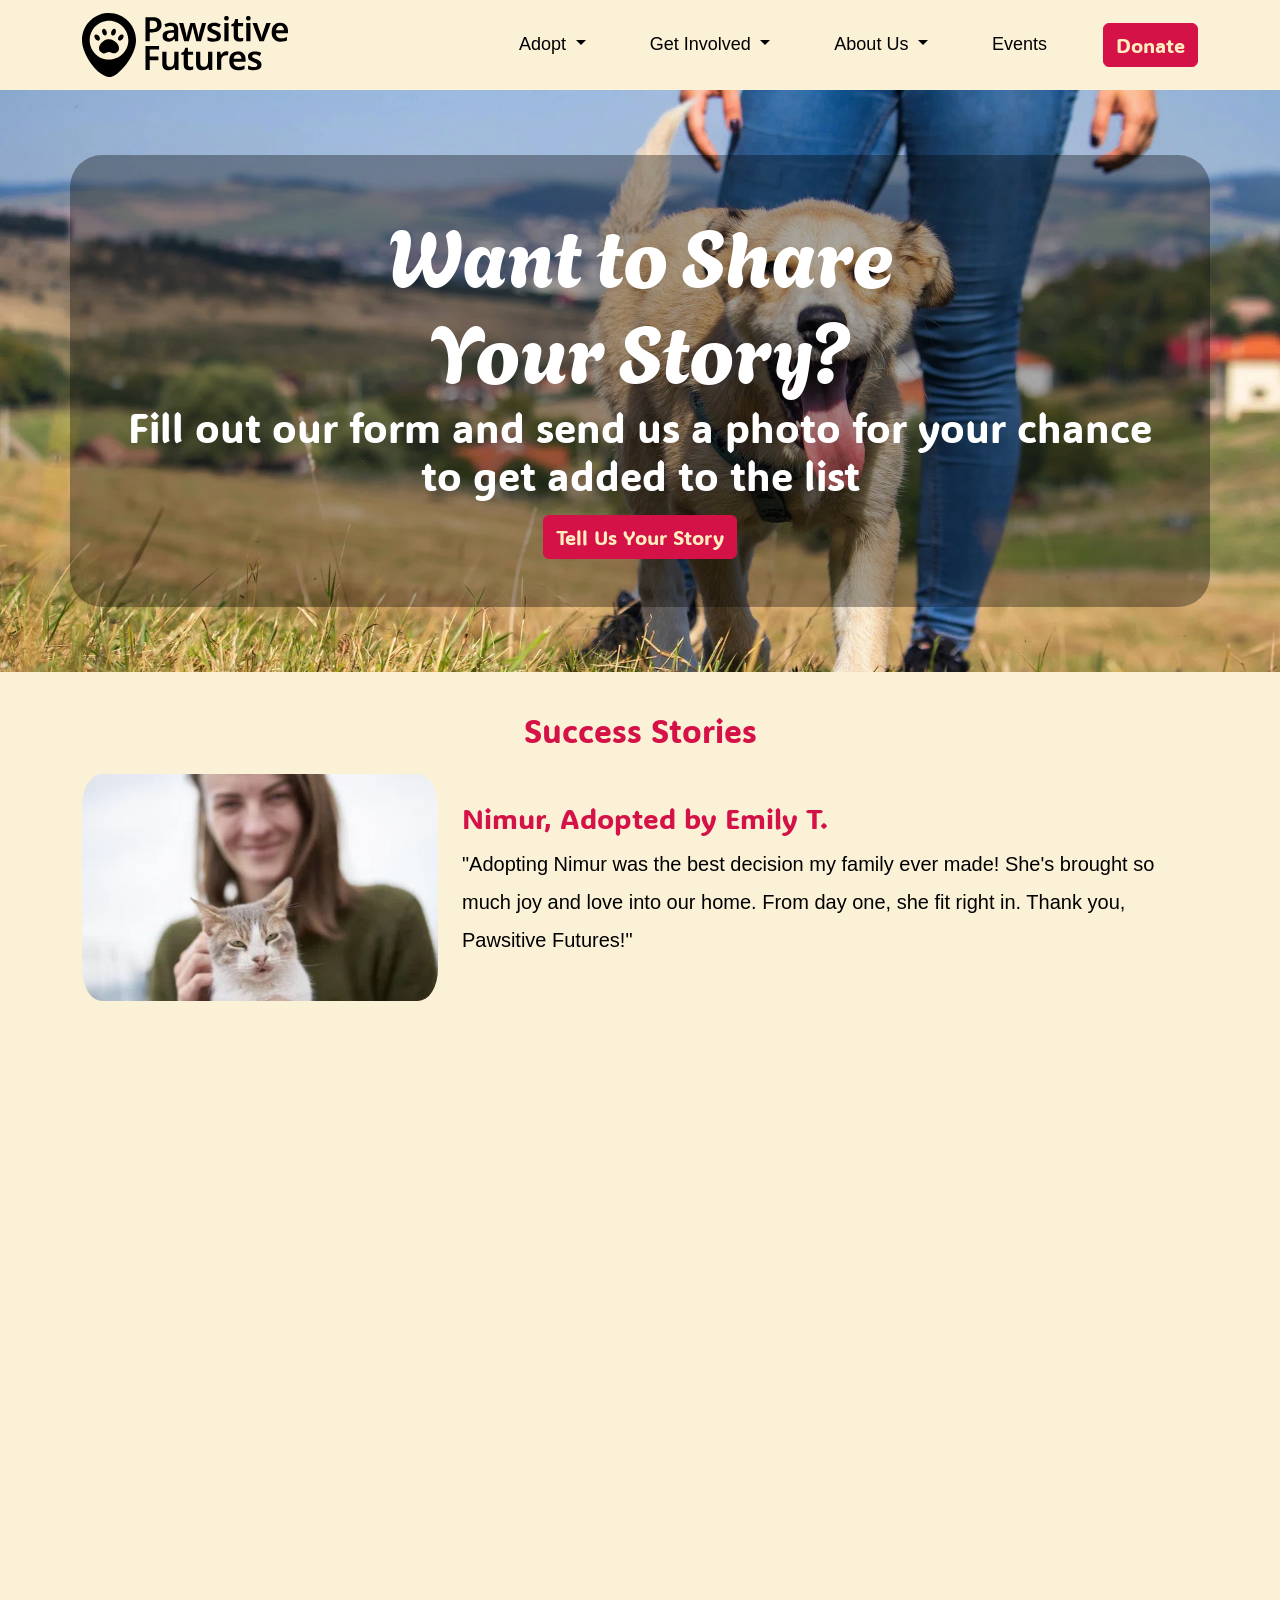
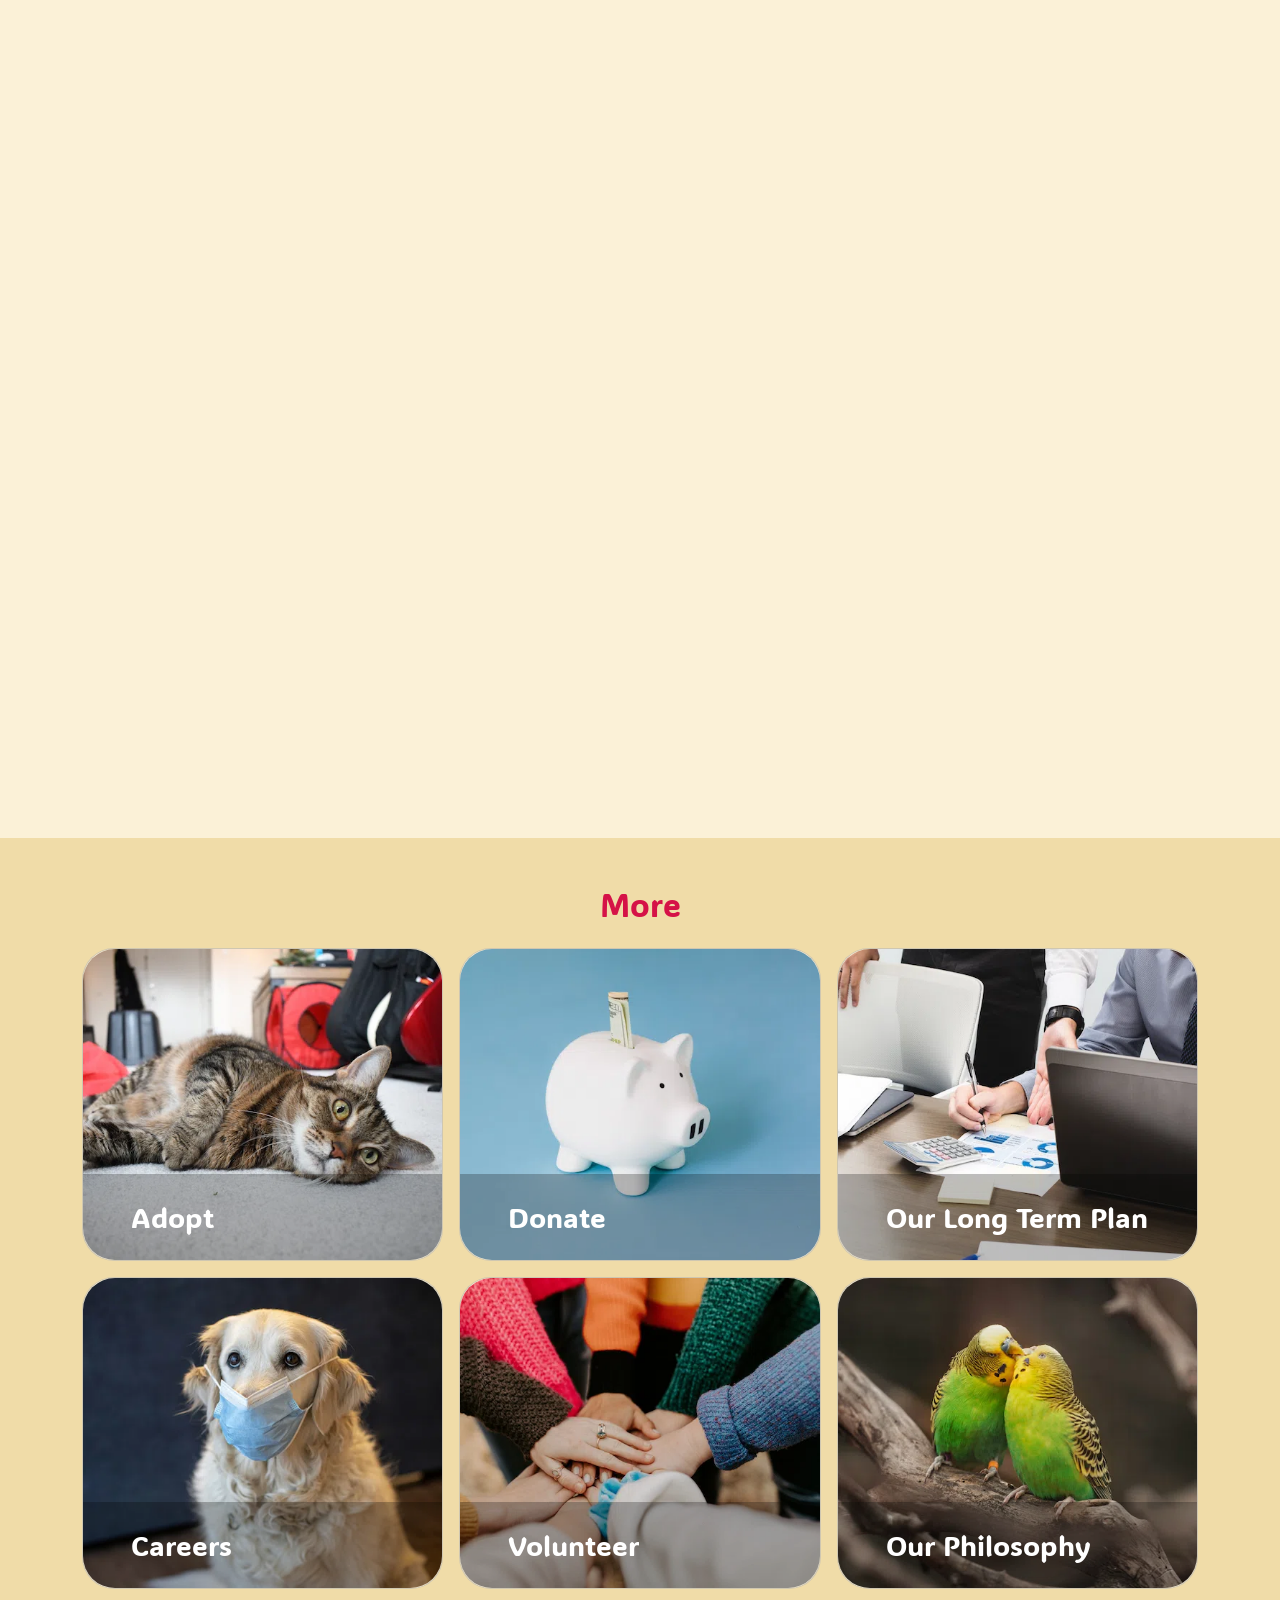
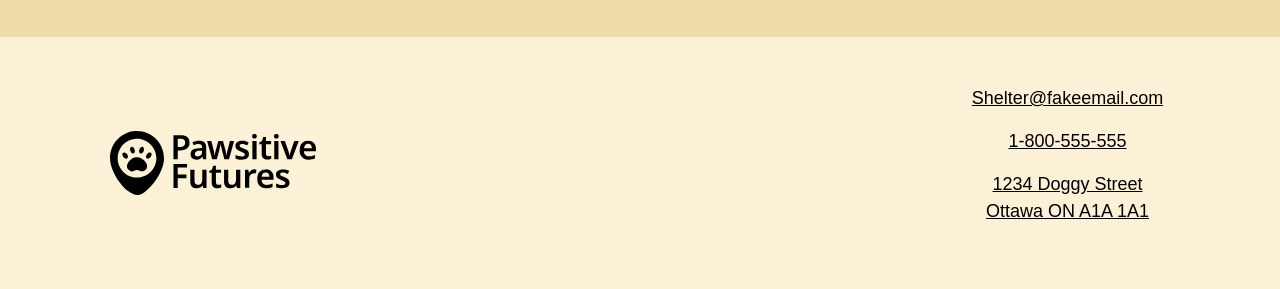
<file: stories.html>
<!DOCTYPE html>
<html lang="en">

<head>
    <meta charset="UTF-8">
    <meta name="viewport" content="width=device-width, initial-scale=1.0">
    <title>Home - Pawsitive Futures</title>
    <!-- fonts -->
    <link rel="preconnect" href="https://fonts.googleapis.com">
    <link rel="preconnect" href="https://fonts.gstatic.com" crossorigin>
    <link href="https://fonts.googleapis.com/css2?family=ADLaM+Display&family=Agbalumo&display=swap" rel="stylesheet">

    <!-- bootstrap css -->
    <link href="https://cdn.jsdelivr.net/npm/bootstrap@5.3.8/dist/css/bootstrap.min.css" rel="stylesheet"
        integrity="sha384-sRIl4kxILFvY47J16cr9ZwB07vP4J8+LH7qKQnuqkuIAvNWLzeN8tE5YBujZqJLB" crossorigin="anonymous">

    <!-- my custom css -->
    <link rel="stylesheet" href="./css/main.css">

    <!-- animations -->
    <link rel="stylesheet" href="https://cdnjs.cloudflare.com/ajax/libs/animate.css/4.1.1/animate.min.css" />
    <link href="https://unpkg.com/aos@2.3.1/dist/aos.css" rel="stylesheet">
</head>

<body>
    <header>
        <a href="#main" class="skip">Skip to main content</a>
        <nav class="navbar navbar-expand-md bg-body-tertiary">
            <div class="container">
                <a class="navbar-brand" href="./index.html">
                    <img src="./images/logo-pawsitive-futures.svg" alt="pawsitive futures" width="206">
                </a>
                <button class="navbar-toggler" type="button" data-bs-toggle="collapse" data-bs-target="#navbarNav"
                    aria-controls="navbarNav" aria-expanded="false" aria-label="Toggle navigation">
                    <span class="navbar-toggler-icon"></span>
                </button>
                <div class="collapse navbar-collapse" id="navbarNav">
                    <ul class="navbar-nav ms-auto column-gap-lg-5 md-align-items-center">
                        <li class="nav-item dropdown">
                            <a class="nav-link dropdown-toggle" href="#" role="button" data-bs-toggle="dropdown"
                                aria-expanded="false">
                                Adopt
                            </a>
                            <ul class="dropdown-menu">
                                <li><a class="dropdown-item" href="./adopt_cat.html">Adopt a Cat</a></li>
                                <li><a class="dropdown-item" href="#">Adopt a Dog</a></li>
                                <li><a class="dropdown-item" href="#">Adopt Another Animal</a></li>
                                <li><a class="dropdown-item" href="#">Adoption Process</a></li>
                                <li><a class="dropdown-item" href="#">Owner Resources</a></li>
                            </ul>
                        </li>
                        <li class="nav-item dropdown">
                            <a class="nav-link dropdown-toggle" href="#" role="button" data-bs-toggle="dropdown"
                                aria-expanded="false">
                                Get Involved
                            </a>
                            <ul class="dropdown-menu">
                                <li><a class="dropdown-item" href="#">Paid Roles</a></li>
                                <li><a class="dropdown-item" href="#">Volunteer Roles</a></li>
                                <li><a class="dropdown-item" href="#">Application Process</a></li>
                                <li><a class="dropdown-item" href="#">Orientation Process</a></li>
                                <li><a class="dropdown-item" href="#">Educational Resources</a></li>
                            </ul>
                        </li>
                        <li class="nav-item dropdown">
                            <a class="nav-link dropdown-toggle" href="#" role="button" data-bs-toggle="dropdown"
                                aria-expanded="false">
                                About Us
                            </a>
                            <ul class="dropdown-menu">
                                <li><a class="dropdown-item" href="#">Our Philosophy</a></li>
                                <li><a class="dropdown-item" href="#">The Pawisitve Difference</a></li>
                                <li><a class="dropdown-item link-danger link-underline" aria-current="page"
                                        href="#">Success Stories</a></li>
                                <li><a class="dropdown-item" href="#">Our Long Term Plan</a></li>
                                <li><a class="dropdown-item" href="#">Financial Breakdowns</a></li>
                            </ul>
                        </li>
                        <li class="nav-item">
                            <a class="nav-link" href="#">Events</a>
                        </li>
                        <li class="nav-item">
                            <a class="btn btn-danger">Donate</a>
                        </li>
                    </ul>
                </div>
            </div>
        </nav>
    </header>
    <main id="main">
        <section id="hero" class="position-relative">
            <!-- decorative hero image -->
            <img id="hero-image" srcset="./images/hero-story-sm.webp 400w,
                    ./images/hero-story-md.webp 768w,
                    ./images/hero-story-lg.webp 1200w" src="./images/hero-story-lg.webp" sizes="100vw" alt="">
            <div id="hero-content" class="container position-absolute top-50 start-50 translate-middle rounded-5 text-center
                    p-md-3 p-xl-5">
                <div class="d-flex align-items-center flex-column ">
                    <h1 class="text-white display-1 col-lg-8 animate__animated animate__fadeInDown">Want to Share Your
                        Story?</h1>
                    <p class="text-white display-6 animate__animated animate__fadeInLeft">Fill out our form and send us
                        a photo for your chance to get added to the list</p>
                </div>
                <button class="btn btn-danger animate__animated animate__fadeInUp animate__delay-1s">Tell Us Your
                    Story</button>
            </div>
        </section>

        <section class="py-3">
            <div class="container text-center">
                <h2 class="pt-4 pb-3">Success Stories</h2>

                <div class="row featured-pet">
                    <img data-aos="fade-right" class="col-md-4 rounded-5" srcset="./images/story-1-sm.webp 400w,
                            ./images/story-1-md.webp 768w,
                            ./images/story-1-lg.webp 992w" src="./images/story-1-lg.webp" sizes="100vw"
                        alt="Emily T. petting her cat Nimur, Nimur is a white and gray tabby">
                    <div class="col-md-8 d-flex flex-column justify-content-center align-items-md-start"
                        data-aos="fade-left">
                        <h3>Nimur, Adopted by Emily T.</h3>
                        <p class="font-large lh-large text-md-start">"Adopting Nimur was the best decision my family
                            ever made! She's brought so much joy and love into our home. From day one, she fit right in.
                            Thank you, Pawsitive Futures!"</p>
                    </div>
                </div>

                <div class="row featured-pet py-5 d-flex">
                    <img data-aos="fade-left" class="col-md-4 rounded-5" srcset="./images/story-2-sm.webp 400w,
                            ./images/story-2-md.webp 768w,
                            ./images/story-2-lg.webp 992w" src="./images/story-2-lg.webp" sizes="100vw"
                        alt="Finn's child squatting in the grass with their pet Finn, Finn is a pug">

                    <div class="order-md-first col-md-8 d-flex flex-column justify-content-center align-items-md-end"
                        data-aos="fade-right">
                        <h3>Finn, Fostered by James R.</h3>
                        <p class="font-large lh-large text-md-end">"Finn is truly a miracle dog! He has turned our lives
                            around and taught our kids responsibility and love for animals. The team at the shelter was
                            so helpful in matching us with him. Truly grateful!"</p>
                    </div>
                </div>

                <div class="row featured-pet">
                    <img data-aos="fade-right" class="col-md-4 rounded-5" srcset="./images/story-3-sm.webp 400w,
                            ./images/story-3-md.webp 768w,
                            ./images/story-3-lg.webp 992w" src="./images/story-3-lg.webp" sizes="100vw"
                        alt="Samantha K. laying in the grass with her dog Hazel, Hazel is a black and brown dog">
                    <div class="col-md-8 d-flex flex-column justify-content-center align-items-md-start"
                        data-aos="fade-left">
                        <h3>Hazel, Fostered by Samantha K.</h3>
                        <p class="font-large lh-large text-md-start">"Fostering Hazel was a heartwarming experience.
                            Watching her grow and eventually getting adopted was so rewarding. The shelter provided all
                            the support I needed throughout the process!"</p>
                    </div>
                </div>

                <div class="row featured-pet py-5 d-flex">
                    <img data-aos="fade-left" class="col-md-4 rounded-5" srcset="./images/story-4-sm.webp 400w,
                            ./images/story-4-md.webp 768w,
                            ./images/story-4-lg.webp 992w" src="./images/story-4-lg.webp" sizes="100vw"
                        alt="Jessica L. practicing a high five trick with Leo, Leo is a white fluffy dog">

                    <div class="order-md-first col-md-8 d-flex flex-column justify-content-center align-items-md-end"
                        data-aos="fade-right">
                        <h3>Leo, Fostered by Jessica L.</h3>
                        <p class="font-large lh-large text-md-end">"I had the pleasure of fostering Leo for a few weeks,
                            and he stole my heart! The experience made me realize how much these pets need love and
                            support. It’s incredibly fulfilling to help them find their forever homes."</p>
                    </div>
                </div>

                <div class="row featured-pet">
                    <img data-aos="fade-right" class="col-md-4 rounded-5" srcset="./images/story-5-sm.webp 400w,
                            ./images/story-5-md.webp 768w,
                            ./images/story-5-lg.webp 992w" src="./images/story-5-lg.webp" sizes="100vw"
                        alt="Laura M. holding her dog Bean, Bean is a black and brown dog">
                    <div class="col-md-8 d-flex flex-column justify-content-center align-items-md-start"
                        data-aos="fade-left">
                        <h3>Bean, Adopted by Laura M.</h3>
                        <p class="font-large lh-large text-md-start">"When we adopted Bean, our lives changed for the
                            better! She brings endless joy and mischief into our home. The staff at Pawsitive Futures
                            guided us through the adoption process seamlessly."</p>
                    </div>
                </div>

                <div class="row featured-pet py-5 d-flex">
                    <img data-aos="fade-left" class="col-md-4 rounded-5" srcset="./images/story-6-sm.webp 400w,
                            ./images/story-6-md.webp 768w,
                            ./images/story-6-lg.webp 992w" src="./images/story-6-lg.webp" sizes="100vw"
                        alt="Luna W. sitting on the peer with her dog Rocky, Rocky is a black dog">

                    <div class="order-md-first col-md-8 d-flex flex-column justify-content-center align-items-md-end"
                        data-aos="fade-right">
                        <h3>Rocky, Adopted by Luna W.</h3>
                        <p class="font-large lh-large text-md-end">"Rocky has been such a loving addition to our family.
                            The volunteers at the shelter were knowledgeable and helped us find the right match for our
                            home and lifestyle. Thank you for this wonderful service!"</p>
                    </div>
                </div>
            </div>
        </section>

        <section class="bg-secondary py-5" id="more_cards">
            <h2 class="pb-3 text-center">More</h2>
            <div class="container">
                <div class="row g-3">
                    <a href="#" class="col-md-4">
                        <div class="card p-0 rounded-5">
                            <!-- since the image takes more of the screen on mobile, make the image larger on mobile -->
                            <!-- tablet uses the same formatting as the large screen sizes but has a smaller screen so use the md image -->
                            <!-- these are all decorative images, the text is the only thing that really matters here -->
                            <img class="card-img rounded-5 object-fit-cover" srcset="./images/more_card_1_lg.webp 400w,
                                    ./images/more_card_1_md.webp 800w,
                                    ./images/more_card_1_lg.webp 1200w" src="./images/more_card_1_lg.webp"
                                sizes="100vw" alt="">
                            <div class="card-img-overlay d-flex flex-column justify-content-end p-0">
                                <h3 class="card-title ml-auto text-white m-0 p-4 ps-5 rounded-bottom-5">Adopt</h3>
                            </div>
                        </div>
                    </a>

                    <a href="#" class="col-md-4">
                        <div class="card p-0 rounded-5">
                            <img class="card-img rounded-5 object-fit-cover" srcset="./images/more_card_2_lg.webp 400w,
                                    ./images/more_card_2_md.webp 800w,
                                    ./images/more_card_2_lg.webp 1200w" src="./images/more_card_2_lg.webp"
                                sizes="100vw" alt="">
                            <div class="card-img-overlay d-flex flex-column justify-content-end p-0">
                                <h3 class="card-title ml-auto text-white m-0 p-4 ps-5 rounded-bottom-5">Donate</h3>
                            </div>
                        </div>
                    </a>

                    <a href="#" class="col-md-4">
                        <div class="card p-0 rounded-5">
                            <img class="card-img rounded-5 object-fit-cover" srcset="./images/more_card_3_lg.webp 400w,
                                    ./images/more_card_3_md.webp 800w,
                                    ./images/more_card_3_lg.webp 1200w" src="./images/more_card_3_lg.webp"
                                sizes="100vw" alt="">
                            <div class="card-img-overlay d-flex flex-column justify-content-end p-0">
                                <h3 class="card-title ml-auto text-white m-0 p-4 ps-5 rounded-bottom-5">Our Long Term
                                    Plan</h3>
                            </div>
                        </div>
                    </a>

                    <a href="#" class="col-md-4">
                        <div class="card p-0 rounded-5">
                            <img class="card-img rounded-5 object-fit-cover" srcset="./images/more_card_4_lg.webp 400w,
                                    ./images/more_card_4_md.webp 800w,
                                    ./images/more_card_4_lg.webp 1200w" src="./images/more_card_4_lg.webp"
                                sizes="100vw" alt="">
                            <div class="card-img-overlay d-flex flex-column justify-content-end p-0">
                                <h3 class="card-title ml-auto text-white m-0 p-4 ps-5 rounded-bottom-5">Careers</h3>
                            </div>
                        </div>
                    </a>

                    <a href="#" class="col-md-4">
                        <div class="card p-0 rounded-5">
                            <img class="card-img rounded-5 object-fit-cover" srcset="./images/more_card_5_lg.webp 400w,
                                    ./images/more_card_5_md.webp 800w,
                                    ./images/more_card_5_lg.webp 1200w" src="./images/more_card_5_lg.webp"
                                sizes="100vw" alt="">
                            <div class="card-img-overlay d-flex flex-column justify-content-end p-0">
                                <h3 class="card-title ml-auto text-white m-0 p-4 ps-5 rounded-bottom-5">Volunteer</h3>
                            </div>
                        </div>
                    </a>

                    <a href="#" class="col-md-4">
                        <div class="card p-0 rounded-5">
                            <img class="card-img rounded-5 object-fit-cover" srcset="./images/more_card_6_lg.webp 400w,
                                    ./images/more_card_6_md.webp 800w,
                                    ./images/more_card_6_lg.webp 1200w" src="./images/more_card_6_lg.webp"
                                sizes="100vw" alt="">
                            <div class="card-img-overlay d-flex flex-column justify-content-end p-0">
                                <h3 class="card-title ml-auto text-white m-0 p-4 ps-5 rounded-bottom-5">Our Philosophy
                                </h3>
                            </div>
                        </div>
                    </a>
                </div>
            </div>
        </section>
    </main>

    <footer>
        <div class="container">
            <div class="row align-items-center py-5">
                <div class="col-md-3 text-center mb-md-0 mb-3">
                    <a href="#">
                        <img src="./images/logo-pawsitive-futures.svg" alt="pawsitive futures" width="206">
                    </a>
                </div>
                <div class="ms-auto col-md-3 text-center">
                    <address class="mb-0">
                        <p><a href="mailto:Shelter@fakeemail.com">Shelter@fakeemail.com</a></p>
                        <p><a href="tel:+1800555555">1-800-555-555</a></p>

                        <p><a href="https://maps.app.goo.gl/BdXPBVLFB6ShGfZq6" target="_blank">1234 Doggy Street <br>
                                Ottawa ON A1A 1A1</a></p>
                    </address>
                </div>
            </div>
        </div>

    </footer>
    <!-- bootstrap JS -->
    <script src="https://cdn.jsdelivr.net/npm/bootstrap@5.3.8/dist/js/bootstrap.bundle.min.js"
        integrity="sha384-FKyoEForCGlyvwx9Hj09JcYn3nv7wiPVlz7YYwJrWVcXK/BmnVDxM+D2scQbITxI"
        crossorigin="anonymous"></script>

    <!-- animate js -->
    <script src="https://unpkg.com/aos@2.3.1/dist/aos.js"></script>
    <script>
        AOS.init();
    </script>
</body>

</html>
</file>
<file: css/main.css>
:root {

    --bs-body-font-family: 'Segoe UI', sans-serif;

    --bs-body-color: #000000;
    --bs-body-color-rgb: 0, 0, 0;

    --bs-body-bg: #FBF1D7;
    --bs-tertiary-bg-rgb: 251, 241, 215;

    --bs-secondary-color: #F0DCA8;
    --bs-secondary-rgb: 240, 220, 168;

    --bs-link-color-rgb: 0, 0, 0;
    --bs-link-hover-color-rgb: 192, 14, 62;

    --hero-font: "Agbalumo", system-ui;
    --header-font: "ADLaM Display", system-ui;

    --bs-body-font-size: 18px;

    --bs-info-rgb: 61, 127, 180;

    /* --bs-primary:#987dd3;
   --bs-primary-rgb: 152, 125, 211; */

    /* --bs-secondary: #7d82b8;
   --bs-secondary-rgb: 125, 130, 184; */

    /* font sizes */
    --fs-1: clamp(1.5rem, 5vw, 5rem);
}

/* fonts */
.display-1 {
    font-family: var(--hero-font);
}

.display-6 {
    font-family: var(--header-font);
}

h2,
h3 {
    font-family: var(--header-font);
    color: #D51247;
    line-height: 38px;
}

.font-small {
    font-size: 16px;
}

.font-mid {
    font-size: 18px;
}

.font-large {
    font-size: 20px;
}

.lh-large {
    line-height: 38px;
}

/* burg */
.navbar-toggler {
    border: none;
}

/* change the burger icon to be larger and red */
.navbar-toggler-icon {
    background-image: url("data:image/svg+xml,%3csvg xmlns='http://www.w3.org/2000/svg' viewBox='0 0 30 30'%3e%3cpath stroke='rgba%28213, 18, 70, 0.927%29' stroke-linecap='round' stroke-miterlimit='10' stroke-width='2' d='M4 7h22M4 15h22M4 23h22'/%3e%3c/svg%3e");
    width: 2em;
    height: 2em;
}

.navbar {
    --bs-navbar-color: rgb(0, 0, 0);
    --bs-navbar-hover-color: rgb(0, 0, 0);
    --bs-navbar-active-color: #c00e3e;
    font-weight: 500;
}

.nav-link:focus,
.nav-link:hover {
    color: #D51247;
}

.dropdown-menu {
    --dropdown-link-hover-color: #e1d1a8;
    --bs-dropdown-link-hover-bg: #F0DCA8;
    --bs-dropdown-link-active-bg: #B4A06B;
    --bs-dropdown-link-active-color: black;
    --bs-dropdown-border-radius: 0;
    border: none;
}

.btn {
    --bs-btn-font-family: "ADLaM Display", system-ui;
    --bs-btn-color: #FFEDBF;
    --bs-btn-font-size: 20px;
}

.btn-info {
    --bs-btn-color: #FFEDBF;
    --bs-btn-bg: #3D7FB4;
    --bs-btn-border-color: #3D7FB4;

    --bs-btn-hover-color: #FFEDBF;
    --bs-btn-hover-bg: #1C5A8D;
    --bs-btn-hover-border-color: #1C5A8D;

    --bs-btn-active-color: #FFEDBF;
    --bs-btn-active-bg: #103E63;
    --bs-btn-active-border-color: #103E63;

}

.btn-danger {
    --bs-btn-color: #FFEDBF;
    --bs-btn-bg: #D51247;
    --bs-btn-border-color: #D51247;

    --bs-btn-hover-color: #FFEDBF;
    --bs-btn-hover-bg: #970A30;
    --bs-btn-hover-border-color: #970A30;

    --bs-btn-active-color: #FFEDBF;
    --bs-btn-active-bg: #621329;
    --bs-btn-active-border-color: #621329;
}

/* skip link */
.skip {
    position: absolute;
    left: -10000px;
    top: auto;
    width: 1px;
    height: 1px;
    overflow: hidden;
    display: block;
}

.skip:focus {
    position: static;
    width: auto;
    height: auto;
}

/* hero section */
#hero-image {
    height: 310px;
    width: 100%;
    object-fit: cover;
}

#hero-content {
    position: absolute;
    background: rgba(0, 0, 0, 0.34);
}

.featured-pet img {
    object-fit: cover;
}

ul.paw-bullets {
    list-style: none;
    padding-left: 0;
}

ul.paw-bullets li {
    display: flex;
    align-items: center;
    gap: 0.75em;
    margin-bottom: 1em;
}

ul.paw-bullets li::before {
    content: "";
    background-image: url('../images/paw.svg');
    flex-shrink: 0;
    width: 2em;
    height: 2em;
    background-size: contain;
    background-repeat: no-repeat;
    background-position: center;
}

#kpi img {
    width: 300px;
    height: 300px;
}

/* more cards */
#more_cards a:hover h3,
#more_cards a:focus h3 {
    background-color: rgba(0, 0, 0, 0.50);
}

#more_cards a h3 {
    transition: background-color 0.2s ease-in-out;
    background-color: rgba(0, 0, 0, 0.25);
}

#more_cards a:hover {

    animation: pulse;
    /* referring directly to the animation's @keyframe declaration */
    animation-duration: 0.5s;
    /* don't forget to set a duration! */
}

/* cats */
.card-title {
    font-family: var(--header-font);
}

#cat-list p:first-of-type,
#cat-list label {
    font-family: var(--header-font);
}

#cat-list p:first-of-type {
    font-size: 25px;
}


/* tablet style */
@media (min-width: 768px) {
    #hero-image {
        height: 470px;
    }
}


/* desktop style */
@media (min-width: 1200px) {
    #hero-image {
        height: 582px;
    }

}
</file>
